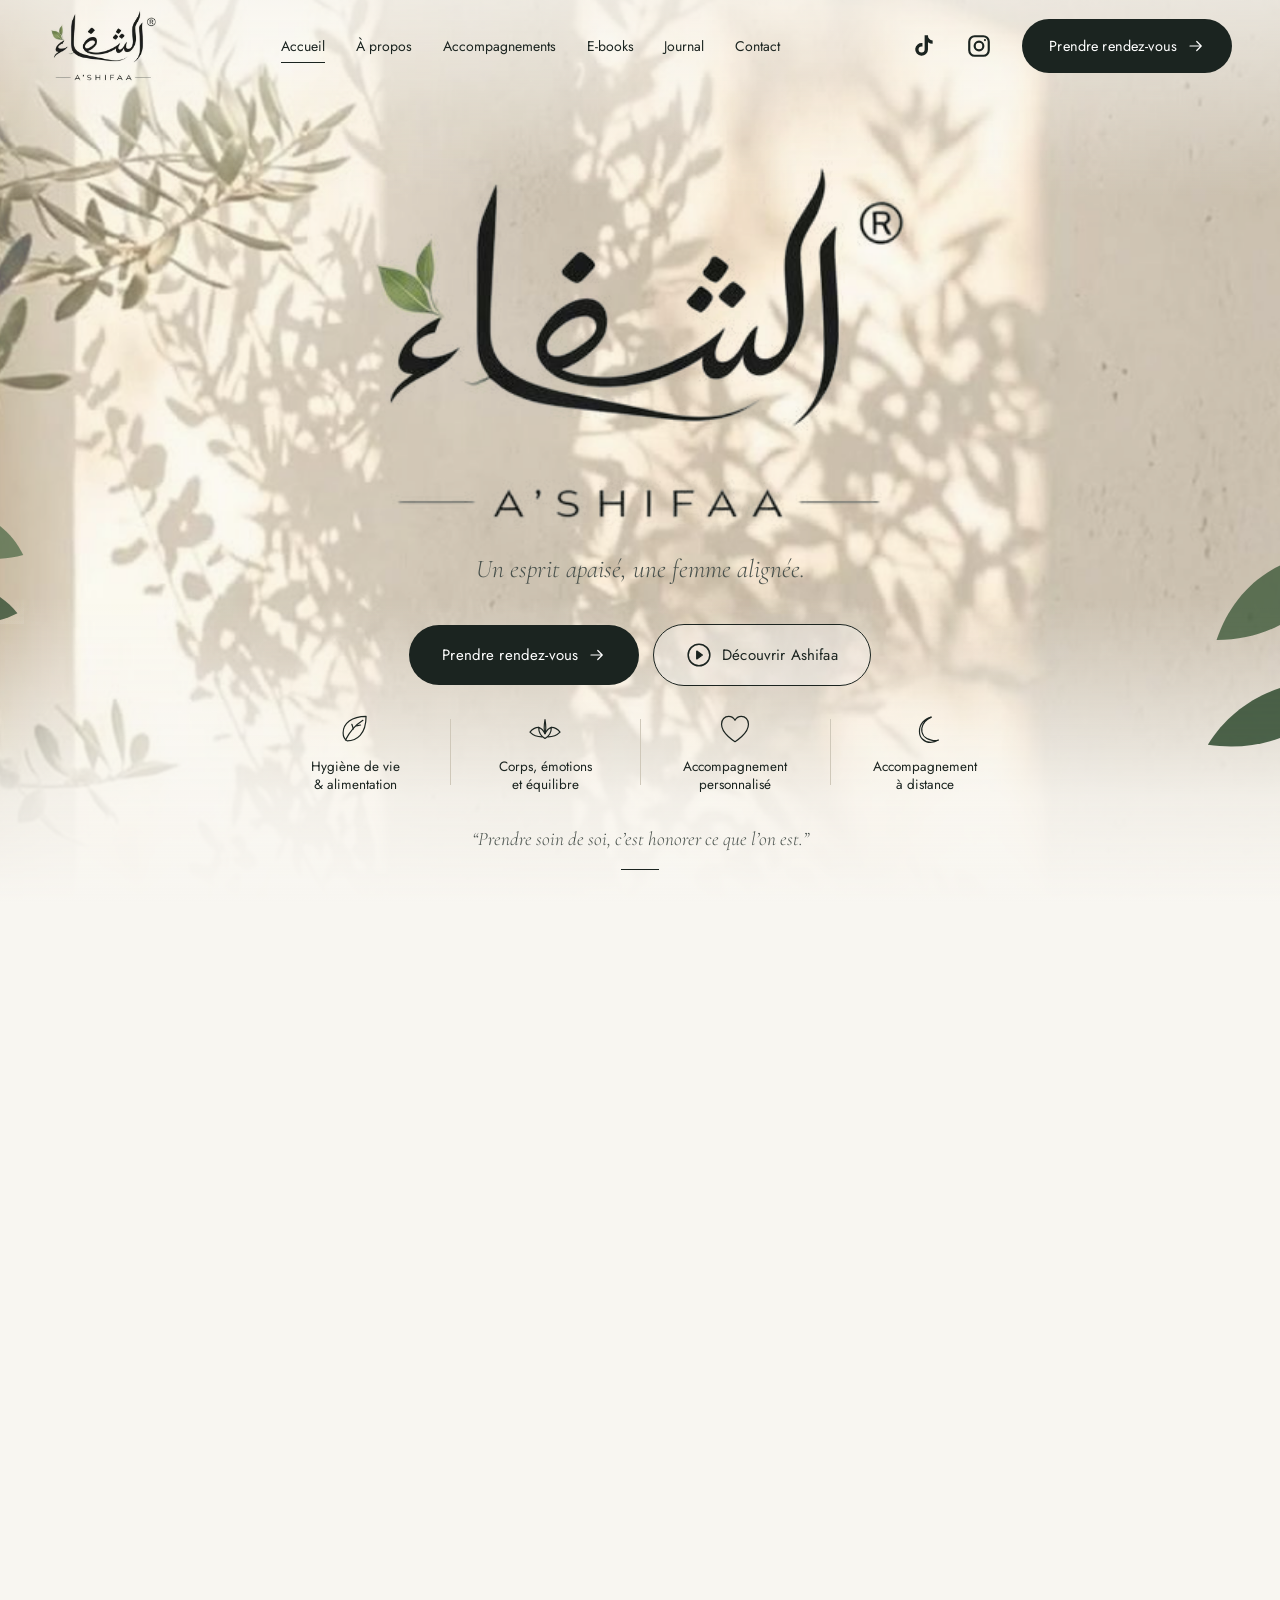
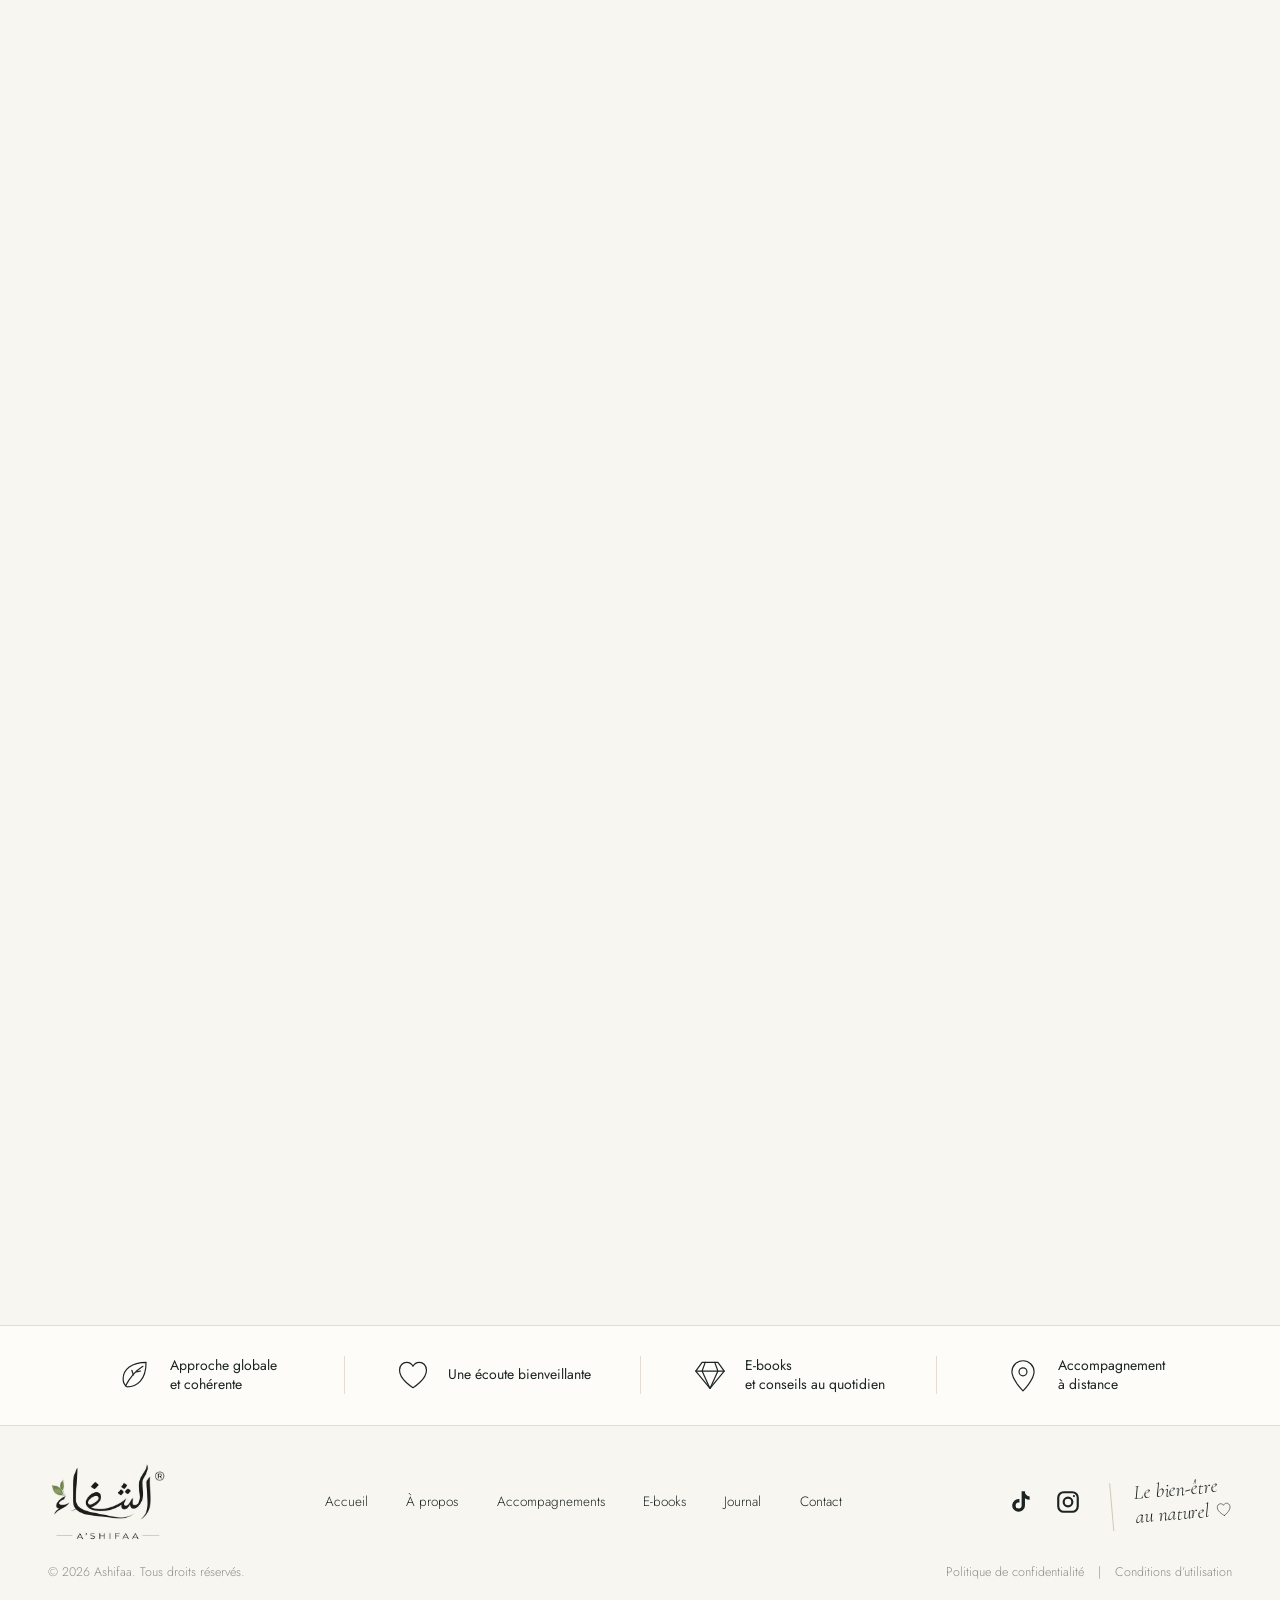
<file: index.html>
<!DOCTYPE html>
<html lang="fr">
<head>
  <meta charset="utf-8">
  <meta name="viewport" content="width=device-width, initial-scale=1">
  <title>A'SHIFAA — Bien-être féminin &amp; accompagnement naturel</title>
  <meta name="description" content="A'SHIFAA : bien-être féminin, hygiène de vie, alimentation, émotions et équilibre intérieur, dans une approche inspirée par la foi et la médecine prophétique. Accompagnement à distance.">
  <meta name="theme-color" content="#f8f6f1">
  <meta property="og:type" content="website">
  <meta property="og:locale" content="fr_FR">
  <meta property="og:title" content="A'SHIFAA — Bien-être féminin & accompagnement naturel">
  <meta property="og:description" content="Et si prendre soin de toi commençait ici ? Un espace de bien-être féminin inspiré par la foi et la médecine prophétique.">
  <meta property="og:image" content="Assets/web/hero-wall-m.jpg">
  <link rel="icon" href="Assets/web/logo.png">
  <link rel="preconnect" href="https://fonts.googleapis.com">
  <link rel="preconnect" href="https://fonts.gstatic.com" crossorigin>
  <link href="https://fonts.googleapis.com/css2?family=Cormorant+Garamond:ital,wght@0,400;0,500;0,600;1,400;1,500&family=Jost:wght@300;400;500&display=swap" rel="stylesheet">
  <link rel="stylesheet" href="css/style.css">
  <script>document.documentElement.classList.add('js')</script>
</head>
<body>

<!-- Sprite d'icônes minimalistes (trait fin) -->
<svg width="0" height="0" style="position:absolute" aria-hidden="true" focusable="false">
  <defs>
    <symbol id="i-leaf" viewBox="0 0 48 48" fill="none" stroke="currentColor" stroke-width="1.5" stroke-linecap="round" stroke-linejoin="round"><path d="M38 8C20 8 9 17 9 29c0 4 2 8 5 10 12 0 24-8 24-31z"/><path d="M12 38C18 26 26 18 34 13"/><path d="M22 24l-2-6M26 20l5-1"/></symbol>
    <symbol id="i-lotus" viewBox="0 0 48 48" fill="none" stroke="currentColor" stroke-width="1.5" stroke-linecap="round" stroke-linejoin="round"><path d="M24 36c-5-3-8-8-8-14 3 1 6 4 8 8 2-4 5-7 8-8 0 6-3 11-8 14z"/><path d="M24 30c-2-6-1-12 0-18 1 6 2 12 0 18z"/><path d="M16 22c-4 0-8 2-11 6 4 4 9 6 15 6M32 22c4 0 8 2 11 6-4 4-9 6-15 6"/></symbol>
    <symbol id="i-moon" viewBox="0 0 48 48" fill="none" stroke="currentColor" stroke-width="1.5" stroke-linecap="round" stroke-linejoin="round"><path d="M32 9c-9 2-15 9-15 18 0 8 6 14 14 14 4 0 7-1 10-3-3 1-6 1-9 0C23 36 19 30 20 23c1-6 5-11 12-14z"/></symbol>
    <symbol id="i-heart" viewBox="0 0 48 48" fill="none" stroke="currentColor" stroke-width="1.5" stroke-linecap="round" stroke-linejoin="round"><path d="M24 40S7 30 7 18c0-6 4-10 9-10 3.500 0 6.500 2 8 5 1.500-3 4.500-5 8-5 5 0 9 4 9 10 0 12-17 22-17 22z"/></symbol>
    <symbol id="i-diamond" viewBox="0 0 48 48" fill="none" stroke="currentColor" stroke-width="1.5" stroke-linecap="round" stroke-linejoin="round"><path d="M14 8h20l8 11-18 22L6 19z"/><path d="M6 19h36M18 8l-4 11 10 22 10-22-4-11M14 19l10 22"/></symbol>
    <symbol id="i-pin" viewBox="0 0 48 48" fill="none" stroke="currentColor" stroke-width="1.5" stroke-linecap="round" stroke-linejoin="round"><path d="M24 44S10 30 10 20a14 14 0 0128 0c0 10-14 24-14 24z"/><circle cx="24" cy="20" r="5"/></symbol>
    <symbol id="i-arrow" viewBox="0 0 24 24" fill="none" stroke="currentColor" stroke-width="1.6" stroke-linecap="round" stroke-linejoin="round"><path d="M4 12h15M13 6l6 6-6 6"/></symbol>
    <symbol id="i-chev-l" viewBox="0 0 24 24" fill="none" stroke="currentColor" stroke-width="1.6" stroke-linecap="round" stroke-linejoin="round"><path d="M15 5l-7 7 7 7"/></symbol>
    <symbol id="i-chev-r" viewBox="0 0 24 24" fill="none" stroke="currentColor" stroke-width="1.6" stroke-linecap="round" stroke-linejoin="round"><path d="M9 5l7 7-7 7"/></symbol>
    <symbol id="i-play" viewBox="0 0 24 24" fill="none" stroke="currentColor" stroke-width="1.4" stroke-linecap="round" stroke-linejoin="round"><circle cx="12" cy="12" r="10"/><path d="M10 8.500l5 3.500-5 3.500z" fill="currentColor"/></symbol>
    <symbol id="i-check" viewBox="0 0 24 24" fill="none" stroke="currentColor" stroke-width="2" stroke-linecap="round" stroke-linejoin="round"><path d="M5 12.500l4.500 4.500L19 7.500"/></symbol>
    <symbol id="i-tiktok" viewBox="0 0 24 24" fill="currentColor"><path d="M16.600 2h-3.100v13.200a2.800 2.800 0 11-2.800-2.800c.3 0 .6 0 .8.100V9.300a5.900 5.900 0 105.100 5.900V8.600a7.500 7.500 0 004.300 1.400V6.900a4.400 4.400 0 01-4.300-4.900z"/></symbol>
    <symbol id="i-instagram" viewBox="0 0 24 24" fill="none" stroke="currentColor" stroke-width="2" stroke-linecap="round" stroke-linejoin="round"><rect x="3" y="3" width="18" height="18" rx="5"/><circle cx="12" cy="12" r="4"/><circle cx="17.500" cy="6.500" r="1" fill="currentColor" stroke="none"/></symbol>
    <symbol id="i-star" viewBox="0 0 24 24" fill="currentColor"><path d="M12 2.500l2.900 6.100 6.600.8-4.900 4.600 1.300 6.600L12 17.300l-5.900 3.300 1.300-6.600L2.500 9.400l6.600-.8z"/></symbol>
  </defs>
</svg>

<a class="skip-link" href="#contenu">Aller au contenu</a>

<!-- ================= HEADER ================= -->
<header class="site-header" id="header">
  <div class="header__inner">
    <a class="brand" href="index.html" aria-label="A'SHIFAA — retour à l'accueil">
      <img src="Assets/web/logo.png" alt="A'SHIFAA" width="365" height="256">
    </a>

    <nav class="nav" id="nav" aria-label="Navigation principale">
      <ul class="nav__list">
        <li><a href="index.html" class="is-active" aria-current="page">Accueil</a></li>
        <li><a href="a-propos.html">À propos</a></li>
        <li><a href="accompagnements.html">Accompagnements</a></li>
        <li><a href="ebooks.html">E-books</a></li>
        <li><a href="journal.html">Journal</a></li>
        <li><a href="contact.html">Contact</a></li>
      </ul>
      <a class="btn btn--dark nav__cta" href="index.html#rendez-vous">Prendre rendez-vous <svg class="ico" aria-hidden="true"><use href="#i-arrow"/></svg></a>
    </nav>

    <div class="header__right">
      <a class="social" href="https://www.tiktok.com/" target="_blank" rel="noopener" aria-label="TikTok"><svg class="ico" aria-hidden="true"><use href="#i-tiktok"/></svg></a>
      <a class="social" href="https://www.instagram.com/" target="_blank" rel="noopener" aria-label="Instagram"><svg class="ico" aria-hidden="true"><use href="#i-instagram"/></svg></a>
      <a class="btn btn--dark header__cta" href="index.html#rendez-vous">Prendre rendez-vous <svg class="ico" aria-hidden="true"><use href="#i-arrow"/></svg></a>
      <button class="burger" id="burger" type="button" aria-label="Ouvrir le menu" aria-expanded="false" aria-controls="nav">
        <span></span><span></span><span></span>
      </button>
    </div>
  </div>
</header>

<main id="contenu">

<!-- ================= HERO ================= -->
<section class="hero" id="accueil" aria-labelledby="hero-title">
  <div class="hero__media" aria-hidden="false">
    <img class="hero__img" id="heroImg" src="Assets/web/hero-wall.jpg"
         srcset="Assets/web/hero-wall-m.jpg 800w, Assets/web/hero-wall.jpg 1400w" sizes="100vw"
         alt="Lumière douce et ombres de feuillage d'olivier sur un mur beige, ambiance naturelle et apaisante" fetchpriority="high">
    <div class="hero__veil"></div>
  </div>

  <!-- Végétation décorative (très légère oscillation) -->
  <svg class="leaves leaves--left" viewBox="0 0 220 520" aria-hidden="true" focusable="false">
    <g class="sway">
      <path d="M-10 60c60 10 110 50 120 120-60-10-110-50-120-120z" fill="#3f5a3b" opacity=".85"/>
      <path d="M-10 200c70-20 130 10 160 70-70 20-130-10-160-70z" fill="#4c6a46" opacity=".8"/>
      <path d="M-10 340c50-30 110-20 150 30-60 30-120 20-150-30z" fill="#2f4a2f" opacity=".85"/>
      <path d="M-10 90c50 30 90 70 110 110" stroke="#e9efe2" stroke-width="1.200" fill="none" opacity=".35"/>
    </g>
  </svg>
  <svg class="leaves leaves--right" viewBox="0 0 220 420" aria-hidden="true" focusable="false">
    <g class="sway sway--b">
      <path d="M230 80c-70 0-120 40-140 100 70 0 120-40 140-100z" fill="#3f5a3b" opacity=".8"/>
      <path d="M230 230c-60-10-120 20-150 70 70 10 130-20 150-70z" fill="#2f4a2f" opacity=".85"/>
    </g>
  </svg>

  <div class="hero__inner">
    <div class="hero__text">
      <h1 id="hero-title" class="sr-only">A'SHIFAA — Bien-être féminin</h1>
      <img class="hero__logo reveal-hero" style="--d:.1s" src="Assets/web/logo.png" alt="A'SHIFAA" width="365" height="256" fetchpriority="high">
      <p class="hero__tag reveal-hero" style="--d:.5s">Un esprit apaisé, une femme alignée.</p>
      <div class="hero__ctas reveal-hero" style="--d:.8s">
        <a class="btn btn--dark btn--lg" href="index.html#rendez-vous">Prendre rendez-vous <svg class="ico" aria-hidden="true"><use href="#i-arrow"/></svg></a>
        <a class="btn btn--outline btn--lg" href="a-propos.html"><svg class="ico ico--play" aria-hidden="true"><use href="#i-play"/></svg> Découvrir Ashifaa</a>
      </div>
    </div>
  </div>

  <div class="hero__bottom">
    <ul class="assurances">
      <li class="reveal-hero" style="--d:1.1s"><svg class="ico ico--lg" aria-hidden="true"><use href="#i-leaf"/></svg><span>Hygiène de vie<br>&amp; alimentation</span></li>
      <li class="reveal-hero" style="--d:1.2s"><svg class="ico ico--lg" aria-hidden="true"><use href="#i-lotus"/></svg><span>Corps, émotions<br>et équilibre</span></li>
      <li class="reveal-hero" style="--d:1.3s"><svg class="ico ico--lg" aria-hidden="true"><use href="#i-heart"/></svg><span>Accompagnement<br>personnalisé</span></li>
      <li class="reveal-hero" style="--d:1.4s"><svg class="ico ico--lg" aria-hidden="true"><use href="#i-moon"/></svg><span>Accompagnement<br>à distance</span></li>
    </ul>
    <blockquote class="hero__quote reveal-hero" style="--d:1.6s">
      <p>“Prendre soin de soi, c’est honorer ce que l’on est.”</p>
    </blockquote>
  </div>
</section>

<!-- ================= INTRO ================= -->
<section class="intro container" aria-labelledby="intro-title">
  <p class="intro__text reveal" id="intro-title">Ashifaa est un espace de bien-être féminin, pensé pour prendre soin de toi au quotidien : ton hygiène de vie, ton alimentation, tes émotions et ton équilibre intérieur, dans une approche inspirée par la foi et la médecine prophétique.</p>
</section>

<!-- ================= APPROCHE ================= -->
<section class="approach" aria-labelledby="approach-title">
  <div class="container approach__inner">
    <h2 id="approach-title" class="section-title reveal">Une approche qui regarde tout ensemble</h2>
    <p class="lead reveal" style="--d:.1s">Mon accompagnement prend en compte plusieurs dimensions de ta vie : tes habitudes quotidiennes, ton alimentation, ton sommeil, ton rapport au stress et aux émotions, ton activité physique, ton rythme de vie et ta spiritualité. Je ne les sépare pas : c’est en les regardant ensemble que l’accompagnement prend tout son sens.</p>
    <ul class="chips reveal" style="--d:.2s">
      <li>Habitudes de vie</li><li>Alimentation</li><li>Sommeil</li><li>Stress &amp; émotions</li><li>Activité physique</li><li>Rythme de vie</li><li>Spiritualité</li>
    </ul>
  </div>
</section>

<!-- ================= ACCOMPAGNEMENTS + RENDEZ-VOUS ================= -->
<div class="duo container">

  <section class="accomp" id="accompagnements" aria-labelledby="accomp-title">
    <h2 id="accomp-title" class="section-title reveal">Un suivi pensé pour toi</h2>
    <div class="cards">
      <article class="card reveal" style="--d:.05s">
        <svg class="ico ico--xl" aria-hidden="true"><use href="#i-leaf"/></svg>
        <h3>Première consultation</h3>
        <p>Un premier échange<br>pour poser les bases.</p>
      </article>
      <article class="card reveal" style="--d:.15s">
        <svg class="ico ico--xl" aria-hidden="true"><use href="#i-lotus"/></svg>
        <h3>Consultation de suivi</h3>
        <p>Faire le point et ajuster<br>les recommandations.</p>
      </article>
      <article class="card reveal" style="--d:.25s">
        <svg class="ico ico--xl" aria-hidden="true"><use href="#i-moon"/></svg>
        <h3>Programme alimentaire &amp; hygiène de vie</h3>
        <p>Un document personnalisé,<br>sans suivi régulier.</p>
      </article>
      <article class="card reveal" style="--d:.35s">
        <svg class="ico ico--xl" aria-hidden="true"><use href="#i-heart"/></svg>
        <h3>Accompagnement 3 ou 6 mois</h3>
        <p>Un suivi régulier,<br>dans la durée.</p>
      </article>
    </div>
    <a class="btn btn--soft btn--block reveal" style="--d:.4s" href="accompagnements.html">Voir tous les accompagnements <svg class="ico" aria-hidden="true"><use href="#i-arrow"/></svg></a>
  </section>

  <section class="booking" id="rendez-vous" aria-labelledby="booking-title">
    <h2 id="booking-title" class="section-title reveal">Prends ton rendez-vous</h2>

    <div class="booking__box reveal" style="--d:.1s" id="booking">
      <ol class="steps" aria-label="Étapes de réservation">
        <li class="step is-active" data-step="1"><span class="step__n">1</span><span class="step__l">Prestation</span></li>
        <li class="step" data-step="2"><span class="step__n">2</span><span class="step__l">Date &amp; heure</span></li>
        <li class="step" data-step="3"><span class="step__n">3</span><span class="step__l">Vos informations</span></li>
      </ol>

      <!-- Panneau 1 + 2 : prestation, date, horaire -->
      <div class="panel panel--pick" id="panelPick">
        <div class="pick__col">
          <h3 class="pick__h" id="svcLabel">Choisissez une prestation</h3>
          <div class="services" id="services" role="radiogroup" aria-labelledby="svcLabel"></div>
        </div>
        <div class="pick__col">
          <h3 class="pick__h">Sélectionnez une date</h3>
          <div class="cal" id="calendar">
            <div class="cal__head">
              <button type="button" class="cal__nav" id="calPrev" aria-label="Mois précédent"><svg class="ico" aria-hidden="true"><use href="#i-chev-l"/></svg></button>
              <p class="cal__month" id="calMonth" aria-live="polite"></p>
              <button type="button" class="cal__nav" id="calNext" aria-label="Mois suivant"><svg class="ico" aria-hidden="true"><use href="#i-chev-r"/></svg></button>
            </div>
            <div class="cal__dow" aria-hidden="true"><span>L</span><span>M</span><span>M</span><span>J</span><span>V</span><span>S</span><span>D</span></div>
            <div class="cal__grid" id="calGrid" role="grid" aria-label="Calendrier"></div>
          </div>
          <h3 class="pick__h pick__h--slots">Horaires disponibles</h3>
          <div class="slots" id="slots" role="radiogroup" aria-label="Horaires disponibles"></div>
          <p class="booking__recap" id="recap" aria-live="polite"></p>
          <button type="button" class="btn btn--dark btn--block" id="continueBtn" disabled>Continuer <svg class="ico" aria-hidden="true"><use href="#i-arrow"/></svg></button>
        </div>
      </div>

      <!-- Panneau 3 : informations -->
      <form class="panel panel--form" id="panelForm" hidden novalidate>
        <p class="booking__recap booking__recap--form" id="recapForm"></p>
        <div class="field"><label for="f-name">Nom &amp; prénom</label><input id="f-name" name="name" type="text" autocomplete="name" required></div>
        <div class="field"><label for="f-mail">E-mail</label><input id="f-mail" name="email" type="email" autocomplete="email" required></div>
        <div class="field"><label for="f-tel">Téléphone <span>(facultatif)</span></label><input id="f-tel" name="phone" type="tel" autocomplete="tel"></div>
        <div class="field"><label for="f-msg">Message <span>(facultatif)</span></label><textarea id="f-msg" name="message" rows="3"></textarea></div>
        <p class="form__error" id="formError" role="alert"></p>
        <div class="form__actions">
          <button type="button" class="btn btn--outline" id="backBtn"><svg class="ico" aria-hidden="true"><use href="#i-chev-l"/></svg> Retour</button>
          <button type="submit" class="btn btn--dark">Confirmer la demande <svg class="ico" aria-hidden="true"><use href="#i-arrow"/></svg></button>
        </div>
      </form>

      <!-- Confirmation (démo front) -->
      <div class="panel panel--done" id="panelDone" hidden tabindex="-1">
        <span class="done__icon"><svg class="ico" aria-hidden="true"><use href="#i-check"/></svg></span>
        <h3>Merci, ta demande est bien notée</h3>
        <p id="doneText"></p>
        <button type="button" class="btn btn--outline" id="resetBtn">Nouvelle demande</button>
      </div>
    </div>
  </section>
</div>

<!-- ================= E-BOOKS + INTENTION ================= -->
<div class="duo duo--b container">

  <section class="ebooks" id="ebooks" aria-labelledby="ebooks-title">
    <div class="ebooks__text">
      <h2 id="ebooks-title" class="section-title reveal">Mes e-books</h2>
      <p class="lead reveal" style="--d:.1s">Des e-books autour du bien-être féminin, de l’alimentation et de la médecine prophétique.</p>
      <a class="btn btn--outline reveal" style="--d:.2s" href="ebooks.html">Découvrir les e-books <svg class="ico" aria-hidden="true"><use href="#i-arrow"/></svg></a>
    </div>
    <!-- Rendu généré depuis le tableau `ebooks` (js/main.js) -->
    <div class="ebooks__shelf reveal" style="--d:.15s" id="ebooksShelf" aria-label="Aperçu des e-books"></div>
  </section>

  <section class="intention" aria-labelledby="intention-title">
    <h2 id="intention-title" class="section-title reveal">T’accompagner, pas te faire entrer dans une case</h2>
    <ul class="intention__list">
      <li class="reveal" style="--d:.05s"><h3>Un accompagnement qui part de toi</h3><p>Pas de programme tout fait. Je prends le temps de comprendre ton histoire, ton quotidien et tes besoins pour construire un accompagnement qui te ressemble.</p></li>
      <li class="reveal" style="--d:.15s"><h3>De l’écoute avant tout</h3><p>Un espace où tu peux déposer ce que tu ressens, poser tes questions et parler librement, sans jugement.</p></li>
      <li class="reveal" style="--d:.25s"><h3>Une approche globale et cohérente</h3><p>Hygiène de vie, alimentation, émotions, habitudes du quotidien et médecine prophétique peuvent trouver leur place, selon tes besoins.</p></li>
    </ul>
  </section>
</div>

<!-- ================= JOURNAL (aperçu) ================= -->
<section class="journal-teaser container" aria-labelledby="jt-title">
  <h2 id="jt-title" class="section-title reveal">Journal Ashifaa</h2>
  <div class="jcards">
    <a class="jcard reveal" style="--d:.05s" href="journal.html#sommeil"><span class="jcard__emoji" aria-hidden="true"><svg class="ei" viewBox="0 0 24 24" aria-hidden="true"><path d="M20 14.5A8.5 8.5 0 0 1 9.5 4a8.5 8.5 0 1 0 10.5 10.5z"/></svg></span><h3>Bien dormir, c’est aussi prendre soin de soi</h3></a>
    <a class="jcard reveal" style="--d:.15s" href="journal.html#graines"><span class="jcard__emoji" aria-hidden="true"><svg class="ei" viewBox="0 0 24 24" aria-hidden="true"><path d="M12 21V9"/><path d="M12 9c-2.500 0-4-1.500-4-4 2.500 0 4 1.500 4 4zM12 9c2.500 0 4-1.500 4-4-2.500 0-4 1.500-4 4z"/><path d="M12 15c-2.500 0-4-1.500-4-4M12 15c2.500 0 4-1.500 4-4"/></svg></span><h3>Les graines dans l’alimentation</h3></a>
    <a class="jcard reveal" style="--d:.25s" href="journal.html#stress"><span class="jcard__emoji" aria-hidden="true"><svg class="ei" viewBox="0 0 24 24" aria-hidden="true"><path d="M3 8h11a3 3 0 1 0-3-3"/><path d="M3 12h16a3 3 0 1 1-3 3"/><path d="M3 16h7"/></svg></span><h3>Quand le stress s’installe : 5 petites choses à faire</h3></a>
  </div>
  <p class="center reveal"><a class="btn btn--outline" href="journal.html">Lire le Journal <svg class="ico" aria-hidden="true"><use href="#i-arrow"/></svg></a></p>
</section>

<!-- ================= AVANTAGES ================= -->
<section class="perks" aria-label="Nos engagements">
  <ul class="perks__list container">
    <li><svg class="ico ico--lg" aria-hidden="true"><use href="#i-leaf"/></svg><span>Approche globale<br>et cohérente</span></li>
    <li><svg class="ico ico--lg" aria-hidden="true"><use href="#i-heart"/></svg><span>Une écoute bienveillante</span></li>
    <li><svg class="ico ico--lg" aria-hidden="true"><use href="#i-diamond"/></svg><span>E-books<br>et conseils au quotidien</span></li>
    <li><svg class="ico ico--lg" aria-hidden="true"><use href="#i-pin"/></svg><span>Accompagnement<br>à distance</span></li>
  </ul>
</section>

</main>

<!-- ================= FOOTER ================= -->
<footer class="footer" id="contact">
  <div class="footer__top container">
    <a class="brand brand--footer" href="index.html" aria-label="A'SHIFAA — retour à l'accueil">
      <img src="Assets/web/logo.png" alt="A'SHIFAA" width="365" height="256" loading="lazy">
    </a>
    <nav class="footer__nav" aria-label="Navigation du pied de page">
      <a href="index.html">Accueil</a>
      <a href="a-propos.html">À propos</a>
      <a href="accompagnements.html">Accompagnements</a>
      <a href="ebooks.html">E-books</a>
      <a href="journal.html">Journal</a>
      <a href="contact.html">Contact</a>
    </nav>
    <div class="footer__right">
      <div class="footer__social">
        <a class="social" href="https://www.tiktok.com/" target="_blank" rel="noopener" aria-label="TikTok"><svg class="ico" aria-hidden="true"><use href="#i-tiktok"/></svg></a>
        <a class="social" href="https://www.instagram.com/" target="_blank" rel="noopener" aria-label="Instagram"><svg class="ico" aria-hidden="true"><use href="#i-instagram"/></svg></a>
      </div>
      <p class="footer__tag">Le bien-être<br>au naturel <svg class="ico ico--heart" aria-hidden="true"><use href="#i-heart"/></svg></p>
    </div>
  </div>
  <div class="footer__bottom container">
    <p>© 2026 Ashifaa. Tous droits réservés.</p>
    <p class="footer__legal"><a href="#">Politique de confidentialité</a><span aria-hidden="true">|</span><a href="#">Conditions d’utilisation</a></p>
  </div>
</footer>

<script src="js/main.js"></script>
</body>
</html>
</file>
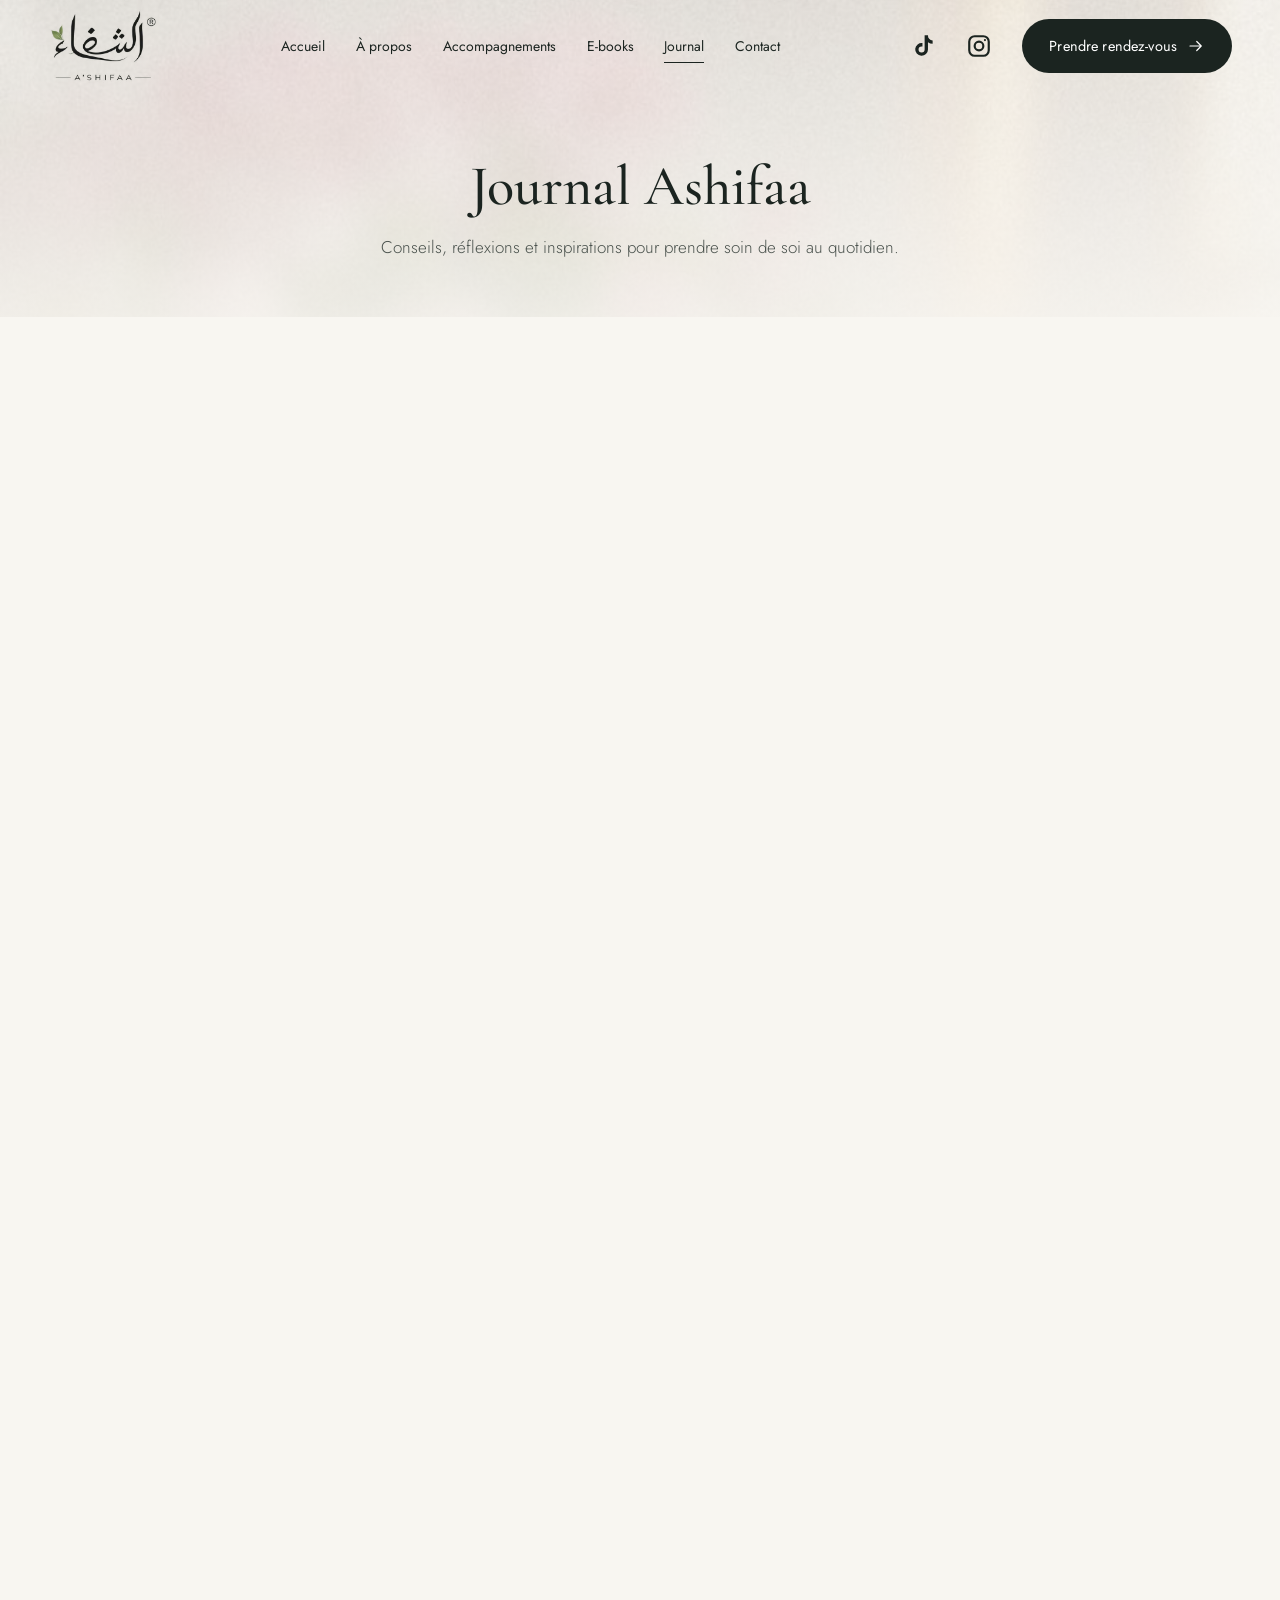
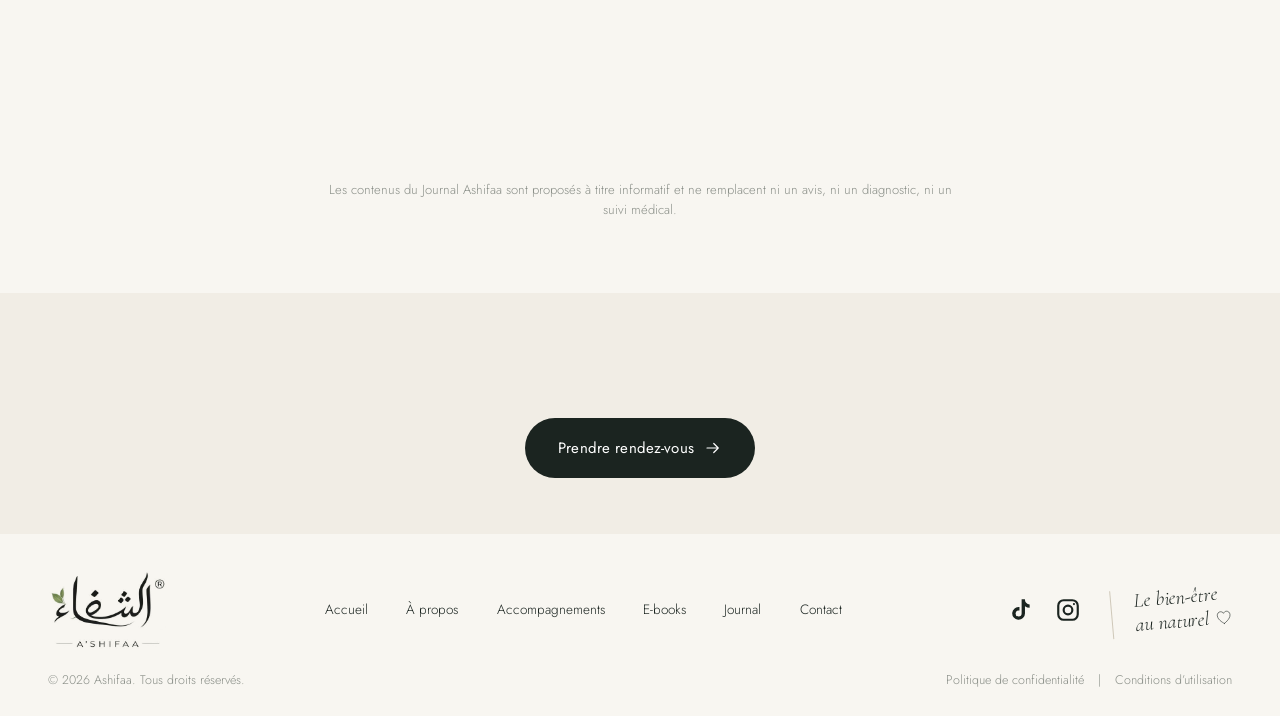
<file: journal.html>
<!DOCTYPE html>
<html lang="fr">
<head>
  <meta charset="utf-8">
  <meta name="viewport" content="width=device-width, initial-scale=1">
  <title>Journal — A'SHIFAA</title>
  <meta name="description" content="Conseils, réflexions et petits gestes pour prendre soin de soi au quotidien.">
  <meta name="theme-color" content="#f8f6f1">
  <meta property="og:type" content="website">
  <meta property="og:locale" content="fr_FR">
  <meta property="og:title" content="Journal — A'SHIFAA">
  <meta property="og:description" content="Et si prendre soin de toi commençait ici ? Un espace de bien-être féminin inspiré par la foi et la médecine prophétique.">
  <meta property="og:image" content="Assets/web/hero-wall-m.jpg">
  <link rel="icon" href="Assets/web/logo.png">
  <link rel="preconnect" href="https://fonts.googleapis.com">
  <link rel="preconnect" href="https://fonts.gstatic.com" crossorigin>
  <link href="https://fonts.googleapis.com/css2?family=Cormorant+Garamond:ital,wght@0,400;0,500;0,600;1,400;1,500&family=Jost:wght@300;400;500&display=swap" rel="stylesheet">
  <link rel="stylesheet" href="css/style.css">
  <script>document.documentElement.classList.add('js')</script>
</head>
<body>

<!-- Sprite d'icônes minimalistes (trait fin) -->
<svg width="0" height="0" style="position:absolute" aria-hidden="true" focusable="false">
  <defs>
    <symbol id="i-leaf" viewBox="0 0 48 48" fill="none" stroke="currentColor" stroke-width="1.5" stroke-linecap="round" stroke-linejoin="round"><path d="M38 8C20 8 9 17 9 29c0 4 2 8 5 10 12 0 24-8 24-31z"/><path d="M12 38C18 26 26 18 34 13"/><path d="M22 24l-2-6M26 20l5-1"/></symbol>
    <symbol id="i-lotus" viewBox="0 0 48 48" fill="none" stroke="currentColor" stroke-width="1.5" stroke-linecap="round" stroke-linejoin="round"><path d="M24 36c-5-3-8-8-8-14 3 1 6 4 8 8 2-4 5-7 8-8 0 6-3 11-8 14z"/><path d="M24 30c-2-6-1-12 0-18 1 6 2 12 0 18z"/><path d="M16 22c-4 0-8 2-11 6 4 4 9 6 15 6M32 22c4 0 8 2 11 6-4 4-9 6-15 6"/></symbol>
    <symbol id="i-moon" viewBox="0 0 48 48" fill="none" stroke="currentColor" stroke-width="1.5" stroke-linecap="round" stroke-linejoin="round"><path d="M32 9c-9 2-15 9-15 18 0 8 6 14 14 14 4 0 7-1 10-3-3 1-6 1-9 0C23 36 19 30 20 23c1-6 5-11 12-14z"/></symbol>
    <symbol id="i-heart" viewBox="0 0 48 48" fill="none" stroke="currentColor" stroke-width="1.5" stroke-linecap="round" stroke-linejoin="round"><path d="M24 40S7 30 7 18c0-6 4-10 9-10 3.500 0 6.500 2 8 5 1.500-3 4.500-5 8-5 5 0 9 4 9 10 0 12-17 22-17 22z"/></symbol>
    <symbol id="i-diamond" viewBox="0 0 48 48" fill="none" stroke="currentColor" stroke-width="1.5" stroke-linecap="round" stroke-linejoin="round"><path d="M14 8h20l8 11-18 22L6 19z"/><path d="M6 19h36M18 8l-4 11 10 22 10-22-4-11M14 19l10 22"/></symbol>
    <symbol id="i-pin" viewBox="0 0 48 48" fill="none" stroke="currentColor" stroke-width="1.5" stroke-linecap="round" stroke-linejoin="round"><path d="M24 44S10 30 10 20a14 14 0 0128 0c0 10-14 24-14 24z"/><circle cx="24" cy="20" r="5"/></symbol>
    <symbol id="i-arrow" viewBox="0 0 24 24" fill="none" stroke="currentColor" stroke-width="1.6" stroke-linecap="round" stroke-linejoin="round"><path d="M4 12h15M13 6l6 6-6 6"/></symbol>
    <symbol id="i-chev-l" viewBox="0 0 24 24" fill="none" stroke="currentColor" stroke-width="1.6" stroke-linecap="round" stroke-linejoin="round"><path d="M15 5l-7 7 7 7"/></symbol>
    <symbol id="i-chev-r" viewBox="0 0 24 24" fill="none" stroke="currentColor" stroke-width="1.6" stroke-linecap="round" stroke-linejoin="round"><path d="M9 5l7 7-7 7"/></symbol>
    <symbol id="i-play" viewBox="0 0 24 24" fill="none" stroke="currentColor" stroke-width="1.4" stroke-linecap="round" stroke-linejoin="round"><circle cx="12" cy="12" r="10"/><path d="M10 8.500l5 3.500-5 3.500z" fill="currentColor"/></symbol>
    <symbol id="i-check" viewBox="0 0 24 24" fill="none" stroke="currentColor" stroke-width="2" stroke-linecap="round" stroke-linejoin="round"><path d="M5 12.500l4.500 4.500L19 7.500"/></symbol>
    <symbol id="i-tiktok" viewBox="0 0 24 24" fill="currentColor"><path d="M16.600 2h-3.100v13.200a2.800 2.800 0 11-2.800-2.800c.3 0 .6 0 .8.100V9.300a5.900 5.900 0 105.100 5.900V8.600a7.500 7.500 0 004.300 1.400V6.900a4.400 4.400 0 01-4.300-4.900z"/></symbol>
    <symbol id="i-instagram" viewBox="0 0 24 24" fill="none" stroke="currentColor" stroke-width="2" stroke-linecap="round" stroke-linejoin="round"><rect x="3" y="3" width="18" height="18" rx="5"/><circle cx="12" cy="12" r="4"/><circle cx="17.500" cy="6.500" r="1" fill="currentColor" stroke="none"/></symbol>
    <symbol id="i-star" viewBox="0 0 24 24" fill="currentColor"><path d="M12 2.500l2.900 6.100 6.600.8-4.900 4.600 1.300 6.600L12 17.300l-5.900 3.300 1.300-6.600L2.500 9.400l6.600-.8z"/></symbol>
  </defs>
</svg>

<a class="skip-link" href="#contenu">Aller au contenu</a>

<!-- ================= HEADER ================= -->
<header class="site-header" id="header">
  <div class="header__inner">
    <a class="brand" href="index.html" aria-label="A'SHIFAA — retour à l'accueil">
      <img src="Assets/web/logo.png" alt="A'SHIFAA" width="365" height="256">
    </a>

    <nav class="nav" id="nav" aria-label="Navigation principale">
      <ul class="nav__list">
        <li><a href="index.html">Accueil</a></li>
        <li><a href="a-propos.html">À propos</a></li>
        <li><a href="accompagnements.html">Accompagnements</a></li>
        <li><a href="ebooks.html">E-books</a></li>
        <li><a href="journal.html" class="is-active" aria-current="page">Journal</a></li>
        <li><a href="contact.html">Contact</a></li>
      </ul>
      <a class="btn btn--dark nav__cta" href="index.html#rendez-vous">Prendre rendez-vous <svg class="ico" aria-hidden="true"><use href="#i-arrow"/></svg></a>
    </nav>

    <div class="header__right">
      <a class="social" href="https://www.tiktok.com/" target="_blank" rel="noopener" aria-label="TikTok"><svg class="ico" aria-hidden="true"><use href="#i-tiktok"/></svg></a>
      <a class="social" href="https://www.instagram.com/" target="_blank" rel="noopener" aria-label="Instagram"><svg class="ico" aria-hidden="true"><use href="#i-instagram"/></svg></a>
      <a class="btn btn--dark header__cta" href="index.html#rendez-vous">Prendre rendez-vous <svg class="ico" aria-hidden="true"><use href="#i-arrow"/></svg></a>
      <button class="burger" id="burger" type="button" aria-label="Ouvrir le menu" aria-expanded="false" aria-controls="nav">
        <span></span><span></span><span></span>
      </button>
    </div>
  </div>
</header>

<main id="contenu">
<section class="page-hero">
  <img class="page-hero__bg" src="Assets/web/fleurs-floues.jpg" alt="">
  <h1>Journal Ashifaa</h1>
  <p>Conseils, réflexions et inspirations pour prendre soin de soi au quotidien.</p>
</section>
<div class="container page page--narrow">
<div class="articles"><article class="article reveal" id="sommeil"><span class="article__emoji" aria-hidden="true"><svg class="ei" viewBox="0 0 24 24" aria-hidden="true"><path d="M20 14.5A8.5 8.5 0 0 1 9.5 4a8.5 8.5 0 1 0 10.5 10.5z"/></svg></span><h2>Bien dormir, c’est aussi prendre soin de soi</h2><p>Le sommeil est souvent la première chose qu’on sacrifie quand les journées se remplissent. Pourtant, bien dormir change beaucoup de choses : l’énergie, l’humeur, la capacité à gérer le stress. Diminuer les écrans avant de dormir, garder des horaires réguliers, et t’accorder un vrai moment de calme avant de te coucher — rien de spectaculaire, juste des gestes simples, répétés avec régularité.</p></article><article class="article reveal" id="stress"><span class="article__emoji" aria-hidden="true"><svg class="ei" viewBox="0 0 24 24" aria-hidden="true"><path d="M3 8h11a3 3 0 1 0-3-3"/><path d="M3 12h16a3 3 0 1 1-3 3"/><path d="M3 16h7"/></svg></span><h2>Quand le stress s’installe : 5 petites choses à faire</h2><p>Quand le stress prend de la place, il n’est pas toujours possible de tout changer d’un coup. Voici cinq petites choses à essayer : respirer profondément quelques minutes, marcher un peu, écrire ce qui pèse sur toi, réduire les sollicitations autour de toi, et t’accorder un moment de calme, même court. De petits gestes, mais qui peuvent faire une vraie différence.</p></article><article class="article reveal" id="graines"><span class="article__emoji" aria-hidden="true"><svg class="ei" viewBox="0 0 24 24" aria-hidden="true"><path d="M12 21V9"/><path d="M12 9c-2.500 0-4-1.500-4-4 2.500 0 4 1.500 4 4zM12 9c2.500 0 4-1.500 4-4-2.500 0-4 1.500-4 4z"/><path d="M12 15c-2.500 0-4-1.500-4-4M12 15c2.500 0 4-1.500 4-4"/></svg></span><h2>Les graines dans l’alimentation : comment les intégrer facilement ?</h2><p>Lin, courge, tournesol, sésame, chia… les graines sont faciles à ajouter à l’alimentation, sans rien bouleverser. Tu peux les parsemer sur un yaourt, une salade ou un porridge, les ajouter à une pâte à pain ou à un smoothie. Elles apportent de la texture et se glissent facilement dans des repas simples.</p><img src="Assets/web/graines-cuilleres.jpg" alt="" loading="lazy"></article><article class="article reveal" id="assiette"><span class="article__emoji" aria-hidden="true"><svg class="ei" viewBox="0 0 24 24" aria-hidden="true"><path d="M3 11h18a9 9 0 0 1-18 0z"/><path d="M8 7c0-1.500 1-2 1-3.500M12 7c0-1.500 1-2 1-3.500M16 7c0-1.500 1-2 1-3.500"/></svg></span><h2>Une assiette simple pour prendre soin de son énergie</h2><p>Pas besoin de règles compliquées pour composer une assiette qui te fait du bien : des légumes, une source de protéines, des féculents complets et un peu de matière grasse de qualité suffisent souvent. L’idée n’est pas de suivre un modèle parfait, mais de trouver une base simple que tu peux réellement reproduire, jour après jour.</p></article><article class="article reveal" id="emotions"><span class="article__emoji" aria-hidden="true"><svg class="ei" viewBox="0 0 24 24" aria-hidden="true"><path d="M12 20S4 15 4 9.500A4.500 4.500 0 0 1 12 7a4.500 4.500 0 0 1 8 2.500C20 15 12 20 12 20z"/></svg></span><h2>Quand les émotions prennent beaucoup de place</h2><p>Il y a des jours où les émotions débordent, sans qu’on sache toujours pourquoi. Plutôt que de les repousser, tu peux essayer de les accueillir : nommer ce que tu ressens, t’accorder le droit de le ressentir, sans te juger. Le calme revient rarement d’un coup — il se retrouve doucement, un peu à la fois.</p><img src="Assets/web/roses-blanches.jpg" alt="" loading="lazy"></article><article class="article reveal" id="habitudes"><span class="article__emoji" aria-hidden="true"><svg class="ei" viewBox="0 0 24 24" aria-hidden="true"><path d="M20 4C10 4 4 9 4 15c0 2.500 1.500 4.500 3.500 5C16 20 20 13 20 4z"/><path d="M6 19c3-5 7-9 12-12"/></svg></span><h2>5 habitudes simples pour prendre davantage soin de soi</h2><p>Boire suffisamment d’eau, bouger un peu chaque jour, manger à des horaires réguliers, dormir suffisamment, et t’accorder de vraies pauses : des habitudes simples, mais faciles à négliger. Pas besoin de toutes les mettre en place en même temps — choisir une seule habitude et la tenir dans la durée est déjà un vrai pas.</p><img src="Assets/web/eau-citron.jpg" alt="" loading="lazy"></article><article class="article reveal" id="miel"><span class="article__emoji" aria-hidden="true"><svg class="ei" viewBox="0 0 24 24" aria-hidden="true"><path d="M8 4h8v3H8z"/><path d="M7 7h10l1 3v8a3 3 0 0 1-3 3H9a3 3 0 0 1-3-3v-8z"/><path d="M6 13h12"/></svg></span><h2>Le miel dans la tradition prophétique</h2><p>Le miel occupe une place particulière dans la tradition prophétique, où il est mentionné pour ses bienfaits. Sur le plan nutritionnel, il contient aussi des antioxydants et des sucres naturels. Cette double dimension, traditionnelle et nutritionnelle, mérite d’être distinguée clairement : un bel ajout à l’alimentation, sans pour autant remplacer un traitement médical.</p></article><article class="article reveal" id="dattes"><span class="article__emoji" aria-hidden="true"><svg class="ei" viewBox="0 0 24 24" aria-hidden="true"><path d="M12 21V11"/><path d="M12 11C9 11 6 9.500 4.500 7c3 0 6 1 7.500 4zM12 11c3 0 6-1.500 7.500-4-3 0-6 1-7.500 4z"/><path d="M12 11C11 8 12 5.500 13 4c-2 .5-3.500 3-1 7z"/></svg></span><h2>Les dattes : un aliment présent dans la tradition musulmane</h2><p>Les dattes occupent une place importante dans la tradition musulmane, notamment pendant le Ramadan. Elles sont aussi une bonne source d’énergie, de fibres et de minéraux. Faciles à emporter, elles peuvent accompagner une collation, un petit-déjeuner ou simplement un moment de pause dans la journée.</p><img src="Assets/web/figues.jpg" alt="" loading="lazy"></article><article class="article reveal" id="ralentir"><span class="article__emoji" aria-hidden="true"><svg class="ei" viewBox="0 0 24 24" aria-hidden="true"><path d="M7 18a4 4 0 0 1-.5-8A5.500 5.500 0 0 1 17 8.500 4.500 4.500 0 0 1 17.500 18z"/></svg></span><h2>Et si prendre soin de soi commençait par ralentir ?</h2><p>On associe souvent le bien-être à l’action : faire plus, mieux, plus vite. Mais parfois, prendre soin de soi commence simplement par ralentir — accepter de ne pas être productive à chaque instant, et laisser une vraie place au repos. Ce n’est pas de la paresse : c’est une façon de se respecter.</p></article><article class="article reveal" id="corps"><span class="article__emoji" aria-hidden="true"><svg class="ei" viewBox="0 0 24 24" aria-hidden="true"><path d="M8 13V6.500a1.500 1.500 0 0 1 3 0V11m0-5.500V4.500a1.500 1.500 0 0 1 3 0V11m0-4.500a1.500 1.500 0 0 1 3 0V15c0 3.500-2.500 6-6 6-3 0-4.500-1.500-6-4l-2-3.500a1.500 1.500 0 0 1 2.500-1.500L8 14"/></svg></span><h2>Le corps nous parle aussi</h2><p>Fatigue, faim, tensions, sommeil qui se dérègle : le corps envoie souvent des signaux avant que quelque chose ne devienne difficile à porter. Apprendre à les observer, sans chercher à s’auto-diagnostiquer, est une première étape. Si un signal persiste ou t’inquiète, il reste toujours important d’en parler à un professionnel de santé.</p></article></div>
<section class="gestes reveal" aria-labelledby="gestes-t"><h2 id="gestes-t"><svg class="ei" viewBox="0 0 24 24" aria-hidden="true"><path d="M12 21v-8"/><path d="M12 13c0-4 3-6 7-6 0 4-3 6-7 6zM12 15c0-3-2.500-5-6-5 0 3.500 2.500 5 6 5z"/></svg> Les petits gestes Ashifaa</h2>
<p>Aujourd’hui, prends 10 minutes pour marcher sans téléphone. Pas pour être productive. Pas pour atteindre un objectif. Juste pour bouger, respirer et laisser ton esprit souffler.</p>
<p>Avant de vouloir changer toute ta routine, commence par une seule habitude. Une petite chose que tu peux réellement tenir dans ton quotidien vaut mieux qu’une routine parfaite abandonnée après quelques jours.</p></section>
<p class="disclaimer">Les contenus du Journal Ashifaa sont proposés à titre informatif et ne remplacent ni un avis, ni un diagnostic, ni un suivi médical.</p>
</div><section class="cta-band"><p class="reveal">Parfois, prendre soin de soi commence simplement par s’accorder un peu de temps.</p><a class="btn btn--dark btn--lg" href="index.html#rendez-vous">Prendre rendez-vous <svg class="ico" aria-hidden="true"><use href="#i-arrow"/></svg></a></section>
</main>

<!-- ================= FOOTER ================= -->
<footer class="footer" id="contact">
  <div class="footer__top container">
    <a class="brand brand--footer" href="index.html" aria-label="A'SHIFAA — retour à l'accueil">
      <img src="Assets/web/logo.png" alt="A'SHIFAA" width="365" height="256" loading="lazy">
    </a>
    <nav class="footer__nav" aria-label="Navigation du pied de page">
      <a href="index.html">Accueil</a>
      <a href="a-propos.html">À propos</a>
      <a href="accompagnements.html">Accompagnements</a>
      <a href="ebooks.html">E-books</a>
      <a href="journal.html">Journal</a>
      <a href="contact.html">Contact</a>
    </nav>
    <div class="footer__right">
      <div class="footer__social">
        <a class="social" href="https://www.tiktok.com/" target="_blank" rel="noopener" aria-label="TikTok"><svg class="ico" aria-hidden="true"><use href="#i-tiktok"/></svg></a>
        <a class="social" href="https://www.instagram.com/" target="_blank" rel="noopener" aria-label="Instagram"><svg class="ico" aria-hidden="true"><use href="#i-instagram"/></svg></a>
      </div>
      <p class="footer__tag">Le bien-être<br>au naturel <svg class="ico ico--heart" aria-hidden="true"><use href="#i-heart"/></svg></p>
    </div>
  </div>
  <div class="footer__bottom container">
    <p>© 2026 Ashifaa. Tous droits réservés.</p>
    <p class="footer__legal"><a href="#">Politique de confidentialité</a><span aria-hidden="true">|</span><a href="#">Conditions d’utilisation</a></p>
  </div>
</footer>

<script src="js/main.js"></script>
</body>
</html>
</file>
<file: css/style.css>
/* ==========================================================
   A'SHIFAA — Homepage
   Palette ivoire / vert forêt / noir doux. Serif + sans.
   ========================================================== */
:root {
  --ivory: #f8f6f1;
  --paper: #fdfcf9;
  --beige: #f1ede5;
  --beige-2: #e7e1d5;
  --line: #e4ded2;
  --line-2: #cfc8b9;
  --ink: #1b2420;          /* noir doux teinté vert */
  --ink-2: #4a524d;
  --muted: #8a8f88;
  --forest: #243a2c;       /* vert profond */
  --forest-2: #35523f;
  --leaf: #5b7a4f;

  --serif: "Cormorant Garamond", "Playfair Display", Georgia, serif;
  --sans: "Jost", "Helvetica Neue", Arial, sans-serif;

  --header-h: 92px;
  --header-h-s: 66px;
  --radius: 10px;
  --ease: cubic-bezier(.22, .61, .36, 1);
  --max: 1320px;
  --gut: clamp(18px, 4vw, 48px);
}

*, *::before, *::after { box-sizing: border-box; }
html { scroll-behavior: smooth; scroll-padding-top: 84px; -webkit-text-size-adjust: 100%; }
body {
  margin: 0; background: var(--ivory); color: var(--ink);
  font-family: var(--sans); font-weight: 300; font-size: 16px; line-height: 1.6;
  overflow-x: hidden; -webkit-font-smoothing: antialiased;
}
img { max-width: 100%; display: block; }
a { color: inherit; text-decoration: none; }
ul, ol { list-style: none; margin: 0; padding: 0; }
h1, h2, h3, p, blockquote { margin: 0; }
button { font: inherit; color: inherit; cursor: pointer; }
:focus-visible { outline: 2px solid var(--forest-2); outline-offset: 3px; border-radius: 4px; }

.container { width: 100%; max-width: var(--max); margin-inline: auto; padding-inline: var(--gut); }
.skip-link { position: absolute; left: 12px; top: -60px; background: var(--forest); color: #fff; padding: 10px 16px; border-radius: 6px; z-index: 200; transition: top .3s; }
.skip-link:focus { top: 12px; }

/* ---------- Icônes ---------- */
.ico { width: 18px; height: 18px; flex: none; }
.ico--lg { width: 38px; height: 38px; stroke-width: 1.2; }
.ico--xl { width: 54px; height: 54px; stroke-width: 1.1; color: var(--ink); transition: transform .5s var(--ease); }
.ico--play { width: 26px; height: 26px; }
.ico--heart { width: 18px; height: 18px; display: inline; vertical-align: -3px; }

/* ---------- Boutons ---------- */
.btn {
  display: inline-flex; align-items: center; justify-content: center; gap: 10px;
  padding: 13px 26px; border-radius: 999px; border: 1px solid transparent;
  font-size: 14.5px; font-weight: 400; letter-spacing: .01em; white-space: nowrap;
  transition: background .4s var(--ease), color .4s var(--ease), border-color .4s var(--ease), transform .4s var(--ease), box-shadow .4s var(--ease);
}
.btn .ico { transition: transform .4s var(--ease); }
.btn:hover .ico:not(.ico--play) { transform: translateX(4px); }
.btn--dark { background: var(--ink); color: #fff; }
.btn--dark:hover { background: var(--forest); box-shadow: 0 8px 22px -10px rgba(36, 58, 44, .6); transform: translateY(-1px); }
.btn--outline { border-color: var(--ink); background: rgba(255, 255, 255, .35); }
.btn--outline:hover { background: var(--ink); color: #fff; }
.btn--soft { background: var(--beige); color: var(--ink); border-radius: 12px; }
.btn--soft:hover { background: var(--beige-2); }
.btn--lg { padding: 17px 32px; font-size: 15px; }
.btn--block { width: 100%; }
.btn:disabled { opacity: .45; cursor: not-allowed; transform: none; box-shadow: none; }

/* ---------- HEADER ---------- */
.site-header {
  position: fixed; inset: 0 0 auto 0; z-index: 100; height: var(--header-h);
  transition: height .45s var(--ease), background .45s var(--ease), box-shadow .45s var(--ease), backdrop-filter .45s var(--ease);
}
.site-header.is-scrolled {
  height: var(--header-h-s);
  background: rgba(253, 252, 249, .82);
  -webkit-backdrop-filter: blur(14px); backdrop-filter: blur(14px);
  box-shadow: 0 1px 0 var(--line);
}
.header__inner { height: 100%; max-width: 1480px; margin: 0 auto; padding-inline: var(--gut); display: flex; align-items: center; gap: 28px; }
.brand { display: block; flex: none; }
.brand img { height: 78px; width: auto; transition: height .45s var(--ease); }
.site-header.is-scrolled .brand img { height: 54px; }
.nav { margin-inline: auto; }
.nav__list { display: flex; gap: clamp(18px, 2.4vw, 38px); }
.nav__list a { position: relative; display: block; padding: 8px 0; font-size: 14px; font-weight: 400; color: var(--ink); }
.nav__list a::after { content: ""; position: absolute; left: 0; right: 0; bottom: 2px; height: 1px; background: var(--ink); transform: scaleX(0); transform-origin: left; transition: transform .45s var(--ease); }
.nav__list a:hover::after, .nav__list a.is-active::after { transform: scaleX(1); }
.nav__cta { display: none; }
.header__right { display: flex; align-items: center; gap: 14px; }
.social { display: grid; place-items: center; width: 42px; height: 42px; border-radius: 50%; transition: background .35s, transform .35s var(--ease); }
.social .ico { width: 26px; height: 26px; }
.social:hover { background: rgba(36, 58, 44, .08); transform: translateY(-2px); }
.header__cta { margin-left: 8px; padding: 14px 26px; }

.burger { display: none; width: 44px; height: 44px; border: 0; background: none; position: relative; }
.burger span { position: absolute; left: 11px; right: 11px; height: 1.5px; background: var(--ink); transition: transform .4s var(--ease), opacity .3s; }
.burger span:nth-child(1) { top: 15px; } .burger span:nth-child(2) { top: 21px; } .burger span:nth-child(3) { top: 27px; }
.burger[aria-expanded="true"] span:nth-child(1) { transform: translateY(6px) rotate(45deg); }
.burger[aria-expanded="true"] span:nth-child(2) { opacity: 0; }
.burger[aria-expanded="true"] span:nth-child(3) { transform: translateY(-6px) rotate(-45deg); }

/* ---------- HERO ---------- */
.hero { position: relative; min-height: min(100vh, 900px); min-height: min(100svh, 900px); display: flex; flex-direction: column; overflow: hidden; background: var(--ivory); isolation: isolate; }
.hero__media { position: absolute; inset: 0; z-index: -2; }
.hero__img {
  position: absolute; left: 0; right: 0; top: -8%; width: 100%; height: 116%; object-fit: cover; object-position: 50% 40%;
  will-change: transform; transform: translate3d(0, var(--py, 0px), 0) scale(1.04);
  opacity: .6;
}
.hero__veil { position: absolute; inset: 0; background:
  linear-gradient(180deg, rgba(248, 246, 241, .7) 0, rgba(248, 246, 241, 0) 22%),
  linear-gradient(0deg, rgba(248, 246, 241, 1) 0, rgba(248, 246, 241, .85) 12%, rgba(248, 246, 241, 0) 34%); }

.leaves { position: absolute; z-index: -1; pointer-events: none; }
.leaves--left { left: -64px; top: 44%; width: clamp(90px, 10vw, 150px); opacity: .9; }
.leaves--right { right: -50px; bottom: 6%; width: clamp(110px, 15vw, 220px); }
.sway { transform-origin: 0 50%; animation: sway 9s ease-in-out infinite alternate; }
.sway--b { transform-origin: 100% 50%; animation-duration: 11s; }
@keyframes sway { from { transform: rotate(-1.6deg); } to { transform: rotate(1.6deg); } }

.hero__inner { flex: 1; width: 100%; max-width: 1480px; margin-inline: auto; padding: calc(var(--header-h) + 38px) var(--gut) 20px; display: flex; justify-content: center; align-items: center; text-align: center; position: relative; }
.eyebrow { font-size: 12.5px; letter-spacing: .26em; text-transform: uppercase; font-weight: 400; color: var(--ink); margin-bottom: 20px; }
.hero__title { font-family: var(--serif); font-weight: 500; font-size: clamp(2.4rem, 4.4vw, 4.2rem); line-height: 1.08; letter-spacing: -.005em; color: var(--ink); }
.hero__title .line { display: block; overflow: hidden; padding-bottom: .08em; }
.hero__title .line > span { display: inline-block; transform: translateY(110%); opacity: 0; animation: lineUp 1.1s var(--ease) forwards; animation-delay: var(--d, 0s); }
@keyframes lineUp { to { transform: none; opacity: 1; } }
.hero__desc { margin-top: 24px; font-size: clamp(15px, 1.25vw, 18px); line-height: 1.65; color: var(--ink-2); max-width: 30em; }
.hero__ctas { display: flex; flex-wrap: wrap; align-items: center; gap: 14px; margin-top: 34px; }

.hero__brand { display: grid; place-items: center; align-self: start; padding-top: 3vh; }
.hero__brand img { width: min(100%, 440px); height: auto; opacity: .96; animation: fadeIn 1.6s var(--ease) .6s both; }
.hero__quote-side { font-family: var(--serif); font-style: italic; font-size: clamp(1.3rem, 2vw, 1.9rem); line-height: 1.3; color: var(--ink); align-self: start; justify-self: end; transform: rotate(-6deg); padding-top: 8vh; text-align: left; }

.hero__bottom { width: 100%; max-width: 1480px; margin-inline: auto; padding: 0 var(--gut) 34px; }
.assurances { display: grid; grid-template-columns: repeat(4, minmax(0, 190px)); justify-content: start; padding-left: 0; }
.assurances li { display: flex; flex-direction: column; align-items: center; text-align: center; gap: 10px; padding: 4px 14px; font-size: 13.5px; line-height: 1.35; color: var(--ink); font-weight: 400; position: relative; }
.assurances li + li::before { content: ""; position: absolute; left: 0; top: 14%; bottom: 14%; width: 1px; background: var(--line-2); }
.assurances .ico { color: var(--ink); stroke-width: 1.1; }
.hero__quote { margin-top: 26px; padding-left: 0; width: min(100%, 590px); text-align: center; font-family: var(--serif); font-style: italic; font-size: clamp(1.05rem, 1.5vw, 1.25rem); color: var(--ink-2); }
.hero__quote::after { content: ""; display: block; width: 38px; height: 1px; background: var(--ink); margin: 14px auto 0; }

.reveal-hero { opacity: 0; transform: translateY(18px); animation: riseIn 1s var(--ease) forwards; animation-delay: var(--d, 0s); }
@keyframes riseIn { to { opacity: 1; transform: none; } }
.hero__quote-side.reveal-hero { animation-name: riseInRot; }
@keyframes riseInRot { from { opacity: 0; transform: translateY(18px) rotate(-6deg); } to { opacity: 1; transform: rotate(-6deg); } }
@keyframes fadeIn { from { opacity: 0; } to { opacity: .96; } }

/* ---------- Titres de section ---------- */
.section-title { display: flex; align-items: center; gap: 22px; font-family: var(--sans); font-weight: 400; font-size: 15px; letter-spacing: .3em; text-transform: uppercase; color: var(--ink); margin-bottom: 28px; }
.section-title::after { content: none; }

/* ---------- Scroll reveal ---------- */
.js .reveal { opacity: 0; transform: translateY(30px); transition: opacity 1s var(--ease), transform 1s var(--ease); transition-delay: var(--d, 0s); }
.js .reveal.is-in { opacity: 1; transform: none; }

/* ---------- Blocs côte à côte ---------- */
.duo { display: grid; grid-template-columns: minmax(0, 1fr) minmax(0, 1.1fr); gap: clamp(28px, 4vw, 56px); padding-top: 56px; padding-bottom: 8px; align-items: start; }
.duo--b { grid-template-columns: minmax(0, 1.1fr) minmax(0, 1fr); padding-top: 40px; padding-bottom: 56px; align-items: center; }

/* ---------- Accompagnements ---------- */
.cards { display: grid; grid-template-columns: repeat(2, minmax(0, 1fr)); gap: 16px; }
.card { background: var(--paper); border: 1px solid var(--line); border-radius: var(--radius); padding: 30px 18px 28px; text-align: center; transition: transform .45s var(--ease), border-color .45s var(--ease), box-shadow .45s var(--ease); }
.card h3 { font-family: var(--serif); font-weight: 500; font-size: 1.5rem; line-height: 1.15; margin: 14px 0 12px; }
.card p { font-size: 13.5px; line-height: 1.5; color: var(--muted); }
.card:hover { transform: translateY(-5px); border-color: var(--leaf); box-shadow: 0 16px 34px -24px rgba(36, 58, 44, .5); }
.card:hover .ico--xl { transform: translateY(-2px) scale(1.04); }
.accomp .btn--block { margin-top: 16px; padding: 18px; }

/* ---------- Réservation ---------- */
.booking__box { background: var(--paper); border: 1px solid var(--line); border-radius: 14px; padding: 22px; }
.steps { display: flex; gap: 12px; align-items: center; margin-bottom: 18px; padding: 0 4px; flex-wrap: wrap; }
.step { display: flex; align-items: center; gap: 10px; font-size: 13px; color: var(--muted); flex: 1 1 auto; white-space: nowrap; transition: color .4s; }
.step__n { width: 34px; height: 34px; border-radius: 50%; display: grid; place-items: center; background: var(--beige); font-size: 14px; color: var(--ink-2); transition: background .4s, color .4s; flex: none; }
.step.is-active { color: var(--ink); }
.step.is-active .step__n { background: var(--ink); color: #fff; }
.step.is-done { color: var(--ink); }
.step.is-done .step__n { background: var(--forest-2); color: #fff; }

.panel--pick { display: grid; grid-template-columns: minmax(0, 1fr) minmax(0, 1fr); gap: 22px; }
.pick__h { font-size: 13px; font-weight: 500; margin-bottom: 10px; letter-spacing: .01em; }
.pick__h--slots { margin-top: 16px; }

.services { display: flex; flex-direction: column; border: 1px solid var(--line); border-radius: 10px; overflow: hidden; background: #fff; }
.service { display: flex; align-items: center; gap: 12px; width: 100%; padding: 10px 14px 10px 10px; background: transparent; border: 0; border-bottom: 1px solid var(--line); text-align: left; transition: background .35s var(--ease), box-shadow .35s; position: relative; }
.service:last-child { border-bottom: 0; }
.service:hover { background: var(--ivory); }
.service img { width: 54px; height: 54px; border-radius: 8px; object-fit: cover; flex: none; }
.service__info { flex: 1; min-width: 0; display: flex; flex-direction: column; gap: 2px; font-size: 13px; line-height: 1.35; }
.service__info strong { font-weight: 500; }
.service__info span { color: var(--muted); font-size: 12.5px; }
.service__price { font-size: 13.5px; font-weight: 400; }
.service[aria-checked="true"] { background: var(--beige); box-shadow: inset 3px 0 0 var(--forest); }

.cal { border: 1px solid var(--line); border-radius: 10px; padding: 14px 14px 10px; background: #fff; }
.cal__head { display: flex; align-items: center; justify-content: space-between; margin-bottom: 8px; }
.cal__month { font-size: 13.5px; font-weight: 400; text-transform: capitalize; }
.cal__nav { width: 30px; height: 30px; border: 0; background: none; border-radius: 50%; display: grid; place-items: center; transition: background .3s; }
.cal__nav:hover:not(:disabled) { background: var(--beige); }
.cal__nav:disabled { opacity: .25; cursor: not-allowed; }
.cal__dow, .cal__grid { display: grid; grid-template-columns: repeat(7, 1fr); text-align: center; }
.cal__dow span { font-size: 11px; color: var(--muted); padding: 4px 0 6px; }
.cal__day { aspect-ratio: 1; max-height: 36px; margin: 1px auto; width: 100%; max-width: 36px; border: 0; background: none; border-radius: 50%; font-size: 12.5px; transition: background .3s, color .3s; position: relative; }
.cal__day:hover:not(:disabled):not([aria-pressed="true"]) { background: var(--beige); }
.cal__day:disabled { color: #cdc8bd; cursor: default; }
.cal__day.is-today::after { content: ""; position: absolute; left: 50%; bottom: 4px; width: 3px; height: 3px; margin-left: -1.5px; border-radius: 50%; background: var(--leaf); }
.cal__day[aria-pressed="true"] { background: var(--ink); color: #fff; }
.cal__day[aria-pressed="true"]::after { background: #fff; }
.cal__blank { visibility: hidden; }

.slots { display: grid; grid-template-columns: repeat(3, 1fr); gap: 8px; }
.slot { padding: 9px 0; border: 1px solid var(--line-2); border-radius: 8px; background: #fff; font-size: 13px; font-weight: 400; transition: background .3s, color .3s, border-color .3s, transform .3s var(--ease); }
.slot:hover:not(:disabled) { border-color: var(--ink); transform: translateY(-1px); }
.slot[aria-checked="true"] { background: var(--ink); color: #fff; border-color: var(--ink); }
.slot:disabled { opacity: .4; cursor: not-allowed; text-decoration: line-through; }
.slots__hint { grid-column: 1 / -1; font-size: 12.5px; color: var(--muted); }

.booking__recap { font-size: 13px; color: var(--ink-2); margin: 14px 0 10px; min-height: 1.4em; }
.booking__recap--form { margin-top: 0; padding: 10px 14px; background: var(--beige); border-radius: 8px; }
#continueBtn { margin-top: 2px; }

.panel[hidden] { display: none; }
.panel--form { display: grid; gap: 14px; max-width: 560px; margin-inline: auto; }
.field label { display: block; font-size: 13px; font-weight: 400; margin-bottom: 5px; }
.field label span { color: var(--muted); font-weight: 300; }
.field input, .field textarea { width: 100%; padding: 12px 14px; font: inherit; font-size: 15px; background: #fff; border: 1px solid var(--line-2); border-radius: 8px; color: var(--ink); transition: border-color .3s, box-shadow .3s; }
.field input:focus, .field textarea:focus { outline: 0; border-color: var(--forest-2); box-shadow: 0 0 0 3px rgba(53, 82, 63, .14); }
.field.has-error input { border-color: #a4473a; }
.form__error { color: #a4473a; font-size: 13px; min-height: 1.2em; }
.form__actions { display: flex; gap: 12px; justify-content: space-between; flex-wrap: wrap; }
.panel--done { text-align: center; padding: 30px 10px; }
.panel--done:focus { outline: 0; }
.done__icon { width: 56px; height: 56px; border-radius: 50%; background: var(--forest); color: #fff; display: inline-grid; place-items: center; margin-bottom: 14px; }
.done__icon .ico { width: 26px; height: 26px; }
.panel--done h3 { font-family: var(--serif); font-size: 1.8rem; font-weight: 500; margin-bottom: 8px; }
.panel--done p { color: var(--ink-2); margin-bottom: 20px; }

/* ---------- E-books ---------- */
.ebooks { display: grid; grid-template-columns: minmax(0, .9fr) minmax(0, 1.1fr); gap: 20px; align-items: center; }
.ebooks .section-title::after { flex: 1 1 40px; max-width: 110px; }
.lead { font-size: 17px; line-height: 1.55; margin-bottom: 26px; }
.ebooks__shelf { position: relative; height: 340px; background: radial-gradient(ellipse at 40% 30%, #fff 0, var(--beige) 75%); border-radius: 6px; display: flex; align-items: center; justify-content: center; }
.book { position: absolute; width: 44%; aspect-ratio: 3 / 4.15; border-radius: 3px 8px 8px 3px; padding: 9% 7%; text-align: center; display: flex; flex-direction: column; align-items: center; justify-content: flex-start; box-shadow: -3px 0 0 rgba(0, 0, 0, .06) inset, 0 22px 30px -14px rgba(40, 34, 20, .45); transition: transform .6s var(--ease); font-family: var(--serif); color: #5a4d3b; }
.book__title { font-size: clamp(1.15rem, 2.1vw, 1.7rem); line-height: 1.12; margin-top: 12%; }
.book__sub { font-family: var(--sans); font-size: 7.5px; letter-spacing: .18em; text-transform: uppercase; margin-top: 14px; opacity: .75; }
.book .ico { width: 30px; height: 30px; margin-top: auto; opacity: .7; }
.book--1 { left: 8%; top: 8%; background: linear-gradient(135deg, #cfc4b0, #e6dece 60%, #d8ceba); transform: rotate(-2deg); z-index: 1; }
.book--2 { right: 7%; top: 22%; background: linear-gradient(135deg, #efe7d8, #f6f0e3); transform: rotate(3deg); z-index: 2; }
.book--2 .book__title { font-style: italic; }
.ebooks__shelf:hover .book--1 { transform: rotate(-3.5deg) translateY(-4px); }
.ebooks__shelf:hover .book--2 { transform: rotate(4.5deg) translateY(-4px); }
.book__price { position: absolute; bottom: 10px; left: 50%; transform: translateX(-50%); font-family: var(--sans); font-size: 12px; background: var(--ink); color: #fff; border-radius: 999px; padding: 3px 12px; }
.book__leaf { position: absolute; width: 34%; right: -10%; top: -9%; pointer-events: none; opacity: .9; }

/* ---------- Témoignages ---------- */
.testi .section-title::after { flex: 1 1 40px; max-width: 110px; }
.testi__wrap { display: flex; align-items: center; gap: 16px; }
.testi__viewport { flex: 1; overflow: hidden; background: var(--beige); border-radius: 10px; }
.testi__track { display: flex; transition: transform .9s var(--ease); }
.testi__slide { flex: 0 0 100%; padding: 34px 28px 28px; text-align: center; }
.testi__slide q { display: block; font-family: var(--serif); font-style: italic; font-size: clamp(1.15rem, 1.6vw, 1.4rem); line-height: 1.45; quotes: none; color: var(--ink-2); }
.stars { display: flex; justify-content: center; gap: 4px; margin: 16px 0 6px; color: var(--ink); }
.stars .ico { width: 17px; height: 17px; }
.testi__name { font-size: 15px; font-weight: 400; }
.round-btn { flex: none; width: 42px; height: 42px; border-radius: 50%; border: 1px solid var(--line-2); background: var(--paper); display: grid; place-items: center; transition: background .35s, color .35s, border-color .35s; }
.round-btn:hover { background: var(--ink); color: #fff; border-color: var(--ink); }
.dots { display: flex; justify-content: center; gap: 9px; margin-top: 20px; }
.dots button { width: 7px; height: 7px; padding: 0; border-radius: 50%; border: 0; background: var(--beige-2); transition: background .4s, transform .4s; position: relative; }
.dots button::before { content: ""; position: absolute; inset: -10px; }
.dots button[aria-selected="true"] { background: var(--ink); transform: scale(1.25); }

/* ---------- Avantages ---------- */
.perks { border-top: 1px solid var(--line); border-bottom: 1px solid var(--line); background: var(--paper); }
.perks__list { display: grid; grid-template-columns: repeat(4, 1fr); padding-block: 26px; }
.perks__list li { display: flex; align-items: center; justify-content: center; gap: 16px; padding: 4px 18px; font-size: 14px; line-height: 1.4; font-weight: 400; position: relative; }
.perks__list li + li::before { content: ""; position: absolute; left: 0; top: 10%; bottom: 10%; width: 1px; background: var(--line); }
.perks__list .ico { transition: transform .5s var(--ease); }
.perks__list li:hover .ico { transform: translateY(-3px); }

/* ---------- Footer ---------- */
.footer { background: var(--ivory); padding-top: 34px; }
.footer__top { display: grid; grid-template-columns: auto 1fr auto; align-items: center; gap: 30px; }
.brand--footer img { height: 84px; }
.footer__nav { display: flex; justify-content: center; flex-wrap: wrap; gap: 14px clamp(18px, 3vw, 40px); font-size: 13.5px; }
.footer__nav a { transition: color .3s; position: relative; }
.footer__nav a:hover { color: var(--leaf); }
.footer__right { display: flex; align-items: center; gap: 22px; }
.footer__social { display: flex; gap: 6px; }
.footer__tag { font-family: var(--serif); font-style: italic; font-size: 1.25rem; line-height: 1.2; transform: rotate(-5deg); padding-left: 22px; border-left: 1px solid var(--line-2); }
.footer__bottom { display: flex; justify-content: space-between; flex-wrap: wrap; gap: 8px 24px; padding-block: 18px 26px; font-size: 12.5px; color: var(--muted); }
.footer__legal { display: flex; gap: 14px; }
.footer__legal a:hover { color: var(--ink); }

/* ==========================================================
   RESPONSIVE
   ========================================================== */
@media (max-width: 1200px) {
  .hero__inner { grid-template-columns: minmax(0, 1.1fr) minmax(0, .9fr); }
  .hero__quote-side { display: none; }
  .nav__list { gap: 18px; }
  .header__cta { padding-inline: 20px; }
}

@media (max-width: 1100px) {
  .duo, .duo--b { grid-template-columns: minmax(0, 1fr); }
  .cards { grid-template-columns: repeat(4, minmax(0, 1fr)); }
  .ebooks { grid-template-columns: minmax(0, .8fr) minmax(0, 1fr); }
}

@media (max-width: 1024px) {
  .header__cta, .social { display: none; }
  .header__right { margin-left: auto; }
  .burger { display: block; }
  .header__inner { gap: 10px; }
  .nav {
    position: fixed; inset: 0; margin: 0; padding: calc(var(--header-h-s) + 28px) var(--gut) 40px;
    background: rgba(253, 252, 249, .97); -webkit-backdrop-filter: blur(16px); backdrop-filter: blur(16px);
    display: flex; flex-direction: column; justify-content: flex-start; gap: 28px; z-index: -1;
    opacity: 0; visibility: hidden; transform: translateY(-14px);
    transition: opacity .45s var(--ease), transform .45s var(--ease), visibility 0s linear .45s;
  }
  .nav.is-open { opacity: 1; visibility: visible; transform: none; transition-delay: 0s; }
  .nav__list { flex-direction: column; gap: 0; }
  .nav__list li { border-bottom: 1px solid var(--line); }
  .nav__list a { font-family: var(--serif); font-size: 1.7rem; padding: 14px 0; font-weight: 500; }
  .nav__list a::after { display: none; }
  .nav__cta { display: inline-flex; align-self: flex-start; }
  body.menu-open { overflow: hidden; }
  .site-header.menu-open { background: rgba(253, 252, 249, .97); }

  .hero__inner { grid-template-columns: 1fr; padding-top: calc(var(--header-h) + 28px); }
  .hero__brand { display: none; }
  .hero__img { width: 100%; opacity: .6; -webkit-mask-image: linear-gradient(90deg, transparent 0, #000 70%); mask-image: linear-gradient(90deg, transparent 0, #000 70%); }
  .assurances { grid-template-columns: repeat(4, 1fr); }
}

@media (max-width: 860px) {
  .cards { grid-template-columns: repeat(2, minmax(0, 1fr)); }
  .ebooks { grid-template-columns: minmax(0, 1fr); }
  .panel--pick { grid-template-columns: minmax(0, 1fr); }
}

@media (max-width: 640px) {
  :root { --header-h: 74px; --header-h-s: 60px; }
  body { font-size: 15.5px; }
  .brand img { height: 56px; }
  .site-header.is-scrolled .brand img { height: 46px; }
  .hero { min-height: 0; }
  .hero__img { width: 100%; height: 100%; top: 0; opacity: .5; -webkit-mask-image: none; mask-image: none; object-position: 50% 30%; }
  .hero__veil { background: linear-gradient(180deg, rgba(248, 246, 241, .78) 0, rgba(248, 246, 241, .55) 45%, rgba(248, 246, 241, 1) 100%); }
  .hero__inner { padding-top: calc(var(--header-h) + 34px); }
  .hero__title { font-size: clamp(2.3rem, 10.5vw, 3rem); }
  .hero__ctas { flex-direction: column; align-items: stretch; }
  .hero__ctas .btn { width: 100%; }
  .assurances { grid-template-columns: repeat(2, 1fr); gap: 20px 0; }
  .assurances li:nth-child(odd)::before { display: none; }
  .assurances li:nth-child(3)::before { display: none; }
  .hero__quote { width: 100%; }
  .section-title { font-size: 13.5px; letter-spacing: .24em; gap: 14px; }
  .cards { gap: 12px; }
  .card { padding: 22px 10px 20px; }
  .card h3 { font-size: 1.25rem; }
  .card p { font-size: 12.5px; }
  .ico--xl { width: 44px; height: 44px; }
  .booking__box { padding: 16px 14px; }
  .steps { gap: 6px; }
  .step { flex-direction: column; gap: 4px; font-size: 11px; white-space: normal; text-align: center; flex: 1; }
  .ebooks__shelf { height: 300px; }
  .testi__wrap { gap: 8px; }
  .round-btn { width: 36px; height: 36px; }
  .testi__slide { padding: 28px 16px 22px; }
  .perks__list { grid-template-columns: repeat(2, 1fr); gap: 20px 0; }
  .perks__list li { flex-direction: column; text-align: center; gap: 8px; font-size: 13px; }
  .perks__list li:nth-child(3)::before { display: none; }
  .footer__top { grid-template-columns: 1fr; justify-items: center; text-align: center; gap: 22px; }
  .footer__right { flex-direction: column; gap: 14px; }
  .footer__tag { border: 0; padding: 0; transform: none; }
  .footer__bottom { flex-direction: column; align-items: center; text-align: center; }
}

@media (max-width: 400px) {
  .cards { grid-template-columns: 1fr; }
  .service img { width: 46px; height: 46px; }
  .step__l { font-size: 10.5px; }
}

/* ---------- Mouvement réduit ---------- */
@media (prefers-reduced-motion: reduce) {
  html { scroll-behavior: auto; }
  *, *::before, *::after { animation-duration: .01ms !important; animation-delay: 0s !important; animation-iteration-count: 1 !important; transition-duration: .01ms !important; transition-delay: 0s !important; }
  .js .reveal { opacity: 1; transform: none; }
  .hero__img { transform: scale(1.04) !important; }
}

/* ==========================================================
   AJOUTS — accueil enrichi + pages intérieures
   ========================================================== */
.center { text-align: center; }
.intro { padding-top: 56px; padding-bottom: 8px; }
.intro__text { max-width: 46em; margin-inline: auto; text-align: center; font-family: var(--serif); font-size: clamp(1.25rem, 2vw, 1.6rem); line-height: 1.5; color: var(--ink-2); }
.approach { padding: 56px 0 8px; }
.approach__inner { text-align: center; }
.approach .section-title { justify-content: center; text-transform: none; letter-spacing: 0; font-family: var(--serif); font-weight: 500; font-size: clamp(1.8rem, 3vw, 2.5rem); }
.approach .section-title::after { display: none; }
.approach .lead { max-width: 44em; margin-inline: auto; color: var(--ink-2); }
.chips { display: flex; flex-wrap: wrap; justify-content: center; gap: 10px; }
.chips li { padding: 9px 20px; background: var(--paper); border: 1px solid var(--line); border-radius: 999px; font-size: 14px; font-weight: 400; }

.intention .section-title { text-transform: none; letter-spacing: 0; font-family: var(--serif); font-weight: 500; font-size: clamp(1.5rem, 2.4vw, 2rem); }
.intention .section-title::after { display: none; }
.intention__list { display: grid; gap: 18px; }
.intention__list h3 { font-family: var(--serif); font-weight: 500; font-size: 1.3rem; margin-bottom: 4px; }
.intention__list p { color: var(--ink-2); font-size: 15px; }

.journal-teaser { padding-top: 24px; padding-bottom: 56px; }
.jcards { display: grid; grid-template-columns: repeat(3, minmax(0, 1fr)); gap: 16px; margin-bottom: 26px; }
.jcard { display: block; background: var(--paper); border: 1px solid var(--line); border-radius: var(--radius); padding: 26px 22px; transition: transform .45s var(--ease), border-color .45s var(--ease), box-shadow .45s var(--ease); }
.jcard:hover { transform: translateY(-4px); border-color: var(--leaf); box-shadow: 0 16px 34px -24px rgba(36, 58, 44, .5); }
.jcard__emoji { font-size: 1.7rem; display: block; margin-bottom: 10px; }
.jcard h3 { font-family: var(--serif); font-weight: 500; font-size: 1.4rem; line-height: 1.2; }

/* ---------- Pages intérieures ---------- */
.page-hero { position: relative; isolation: isolate; text-align: center; padding: calc(var(--header-h) + 64px) var(--gut) 56px; overflow: hidden; background: var(--beige); }
.page-hero__bg { position: absolute; inset: 0; z-index: -2; width: 100%; height: 100%; object-fit: cover; opacity: .55; }
.page-hero::after { content: ""; position: absolute; inset: 0; z-index: -1; background: linear-gradient(180deg, rgba(248,246,241,.55), rgba(248,246,241,.9)); }
.page-hero h1 { font-family: var(--serif); font-weight: 500; font-size: clamp(2.2rem, 4.4vw, 3.6rem); line-height: 1.1; max-width: 18em; margin-inline: auto; }
.page-hero p { max-width: 38em; margin: 16px auto 0; color: var(--ink-2); font-size: 17px; }
.page { padding-block: 56px 72px; }
.page--narrow { max-width: 860px; }
.prose p { font-size: 17px; line-height: 1.75; color: var(--ink-2); margin-bottom: 18px; }
.split { display: grid; grid-template-columns: minmax(0, 1fr) minmax(0, 1fr); gap: clamp(28px, 5vw, 64px); align-items: center; }
.split img { border-radius: 14px; width: 100%; height: 100%; max-height: 520px; object-fit: cover; }
.note { background: var(--beige); border-radius: 12px; padding: 22px 24px; font-size: 15px; color: var(--ink-2); margin-top: 28px; }
.note h2 { font-family: var(--serif); font-weight: 500; font-size: 1.5rem; color: var(--ink); margin-bottom: 8px; }
.disclaimer { font-size: 13px; color: var(--muted); text-align: center; max-width: 50em; margin: 36px auto 0; }

.offers { display: grid; gap: 20px; }
.offer { background: var(--paper); border: 1px solid var(--line); border-radius: 14px; padding: 28px clamp(20px, 3vw, 36px); }
.offer__head { display: flex; justify-content: space-between; align-items: baseline; gap: 14px; flex-wrap: wrap; margin-bottom: 8px; }
.offer h2 { font-family: var(--serif); font-weight: 500; font-size: 1.8rem; line-height: 1.15; }
.offer__tag { font-size: 12.5px; padding: 4px 14px; background: var(--beige); border-radius: 999px; color: var(--ink-2); white-space: nowrap; }
.offer__intro { color: var(--ink-2); margin-bottom: 14px; }
.offer ul { margin: 0 0 16px; padding-left: 1.1em; list-style: disc; color: var(--ink-2); font-size: 15px; }
.offer ul li { margin-bottom: 4px; }
.offer em { display: block; font-size: 14px; color: var(--muted); margin-bottom: 18px; }

.articles { display: grid; gap: 20px; }
.article { background: var(--paper); border: 1px solid var(--line); border-radius: 18px; padding: 30px clamp(20px, 3vw, 36px); scroll-margin-top: 90px; }
.article__emoji { font-size: 1.8rem; display: block; margin-bottom: 8px; }
.article h2 { font-family: var(--serif); font-weight: 500; font-size: clamp(1.5rem, 2.4vw, 1.9rem); line-height: 1.2; margin-bottom: 10px; }
.article p { color: var(--ink-2); font-size: 16px; line-height: 1.7; }
.article img { border-radius: 12px; margin-top: 18px; width: 100%; max-height: 320px; object-fit: cover; }
.gestes { background: var(--beige); border-radius: 18px; padding: 30px clamp(20px, 3vw, 36px); margin-top: 28px; }
.gestes h2 { font-family: var(--serif); font-weight: 500; font-size: 1.8rem; margin-bottom: 14px; }
.gestes p { color: var(--ink-2); padding: 14px 0; border-top: 1px solid var(--line-2); }

.contact-grid { display: grid; grid-template-columns: minmax(0, .8fr) minmax(0, 1.2fr); gap: clamp(28px, 5vw, 64px); }
.contact-list { display: grid; gap: 14px; margin: 22px 0; }
.contact-list a { text-decoration: underline; text-underline-offset: 3px; }
.contact-form { display: grid; gap: 14px; background: var(--paper); border: 1px solid var(--line); border-radius: 14px; padding: 24px; }
.cta-band { text-align: center; padding: 56px var(--gut); background: var(--beige); }
.cta-band p { font-family: var(--serif); font-size: clamp(1.4rem, 2.4vw, 2rem); margin-bottom: 20px; }
.soon { text-align: center; padding: 40px 0; color: var(--ink-2); }

@media (max-width: 860px) {
  .jcards, .split, .contact-grid { grid-template-columns: minmax(0, 1fr); }
}

/* ---------- Héro centré, logo dominant ---------- */
.sr-only { position: absolute; width: 1px; height: 1px; padding: 0; margin: -1px; overflow: hidden; clip: rect(0, 0, 0, 0); white-space: nowrap; border: 0; }
.hero__text { display: flex; flex-direction: column; align-items: center; }
.hero__logo { width: min(78vw, 560px); height: auto; margin-top: clamp(0px, 2vh, 20px); }
.hero__tag { font-family: var(--serif); font-style: italic; font-size: clamp(1.25rem, 2vw, 1.7rem); color: var(--ink-2); margin-top: 8px; }
.hero__ctas { justify-content: center; }
.assurances { justify-content: center; }
.hero__bottom { display: flex; flex-direction: column; align-items: center; }
.hero__quote { margin-inline: auto; }

/* ---------- Icônes au trait (remplacent les emojis) ---------- */
.ei { width: 1em; height: 1em; fill: none; stroke: currentColor; stroke-width: 1.5; stroke-linecap: round; stroke-linejoin: round; vertical-align: -.14em; flex: none; }
.jcard__emoji, .article__emoji { color: var(--forest-2); }
.gestes h2 { display: flex; align-items: center; gap: 10px; }
.gestes h2 .ei { color: var(--forest-2); }
</file>
